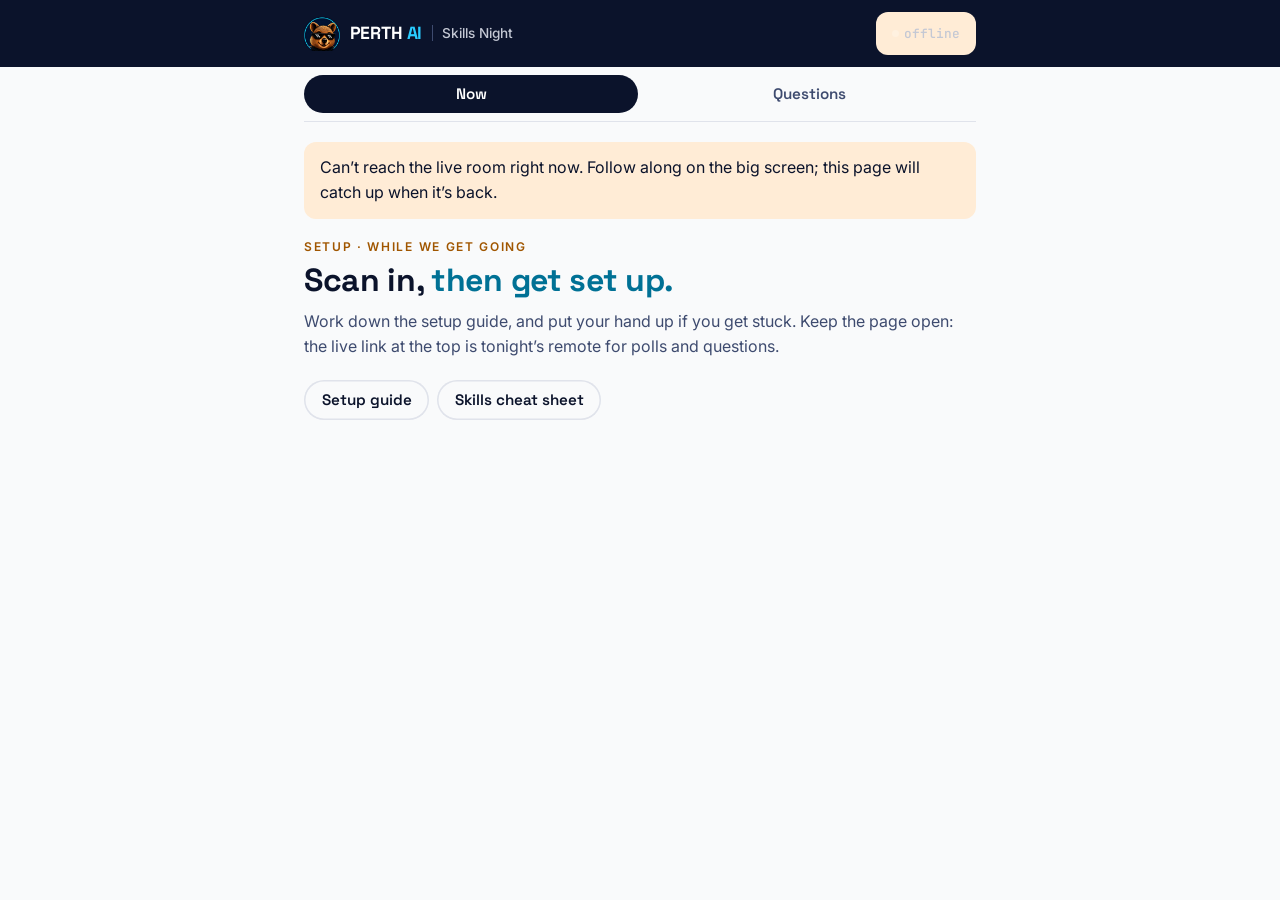
<file: docs/live/index.html>
<!doctype html>
<html lang="en">
<head>
<meta charset="utf-8">
<meta name="viewport" content="width=device-width, initial-scale=1, viewport-fit=cover">
<title>Skills Night Live</title>
<meta name="description" content="Vote, answer quick checks and ask questions at Perth AI's Skills Night.">
<meta name="theme-color" content="#0b132b">
<link rel="preconnect" href="https://fonts.googleapis.com">
<link rel="preconnect" href="https://fonts.gstatic.com" crossorigin>
<link rel="stylesheet" href="https://fonts.googleapis.com/css2?family=Space+Grotesk:wght@500;600;700&family=Inter:wght@400;500;600&family=JetBrains+Mono:wght@400;500&display=swap">
<link rel="icon" type="image/png" sizes="32x32" href="../brand/favicon-32.png">
<link rel="apple-touch-icon" href="../brand/apple-touch-icon.png">
<link rel="stylesheet" href="../style.css">
<script src="deck.js"></script>
<script src="live.js"></script>
<script src="pixel.js"></script>
<style>
/* The phone view: follows the projector, shows the current poll or quick check, and holds the questions */
body { min-height: 100dvh; overflow-x: hidden; }
.bar .wrap { flex-wrap: nowrap; }
.status { margin-left: auto; display: inline-flex; align-items: center; gap: .4em; font: 500 .8rem var(--mono); color: var(--band-muted); white-space: nowrap; }
.status::before { content: ""; width: .55em; height: .55em; border-radius: 50%; background: #ffffff40; }
.status.live::before { background: #3ddc97; }
.status.reconnecting::before, .status.connecting::before { background: var(--cta); }
.tabs { display: flex; gap: .25rem; padding-block: .5rem; position: sticky; top: 0; background: var(--paper); z-index: 2; border-bottom: 1px solid var(--line); }
.tabs button { flex: 1; font: 600 .95rem var(--display); padding: .6rem .5rem; border-radius: 999px; border: 0; background: none; color: var(--muted); cursor: pointer; }
.tabs button[aria-selected="true"] { background: var(--band); color: var(--band-ink); }
.tabs .badge { display: inline-block; min-width: 1.5em; margin-left: .3em; padding: 0 .4em; border-radius: 999px; background: var(--cta); color: var(--cta-ink); font: 600 .75rem/1.5 var(--mono); }
main { padding-block: 1.25rem 3rem; display: grid; gap: 1.25rem; }
.now { display: grid; gap: .6rem; }
.now h1 { font-size: clamp(1.5rem, 6.5vw, 2rem); }
.now h1 em { font-style: normal; color: var(--river); }
.now .sub { color: var(--muted); }
.card { background: var(--surface); border: 1px solid var(--line); border-radius: 14px; padding: 1rem; display: grid; gap: .75rem; }
.card h2 { font-size: 1.15rem; }
.opts { display: grid; gap: .5rem; }
.opt { position: relative; display: flex; justify-content: space-between; gap: .75rem; align-items: center; width: 100%; text-align: left; font: 500 1rem var(--body); color: var(--ink); background: var(--paper); border: 2px solid var(--line); border-radius: 12px; padding: .8rem 1rem; cursor: pointer; overflow: hidden; min-height: 3rem; }
.opt > * { position: relative; }
.opt .fill { position: absolute; inset: 0 auto 0 0; width: 0; background: var(--river-soft); transition: width .5s ease; }
.opt .n { font: 500 .85rem var(--mono); color: var(--muted); }
.opt[aria-pressed="true"] { border-color: var(--cta); }
.opt[aria-pressed="true"]::after { content: "✓"; position: relative; font-weight: 700; color: var(--sun); }
.opt.right { border-color: #2fb27a; }
.opt.wrong[aria-pressed="true"] { border-color: var(--alarm); }
.hint { font-size: .85rem; color: var(--muted); }
.explain pre { margin: .5rem 0 0; font: 400 .8rem/1.5 var(--mono); white-space: pre-wrap; }
.explain { background: var(--sun-soft); border-left: 4px solid var(--cta); padding: .6rem .8rem; border-radius: 0 10px 10px 0; }
.prompt-box { position: relative; }
.prompt-box pre { margin: 0; background: var(--code-bg); color: var(--code-fg); border-radius: 12px; padding: .9rem 1rem; font: 400 .85rem/1.55 var(--mono); white-space: pre-wrap; word-break: break-word; }
.prompt-box pre b { color: var(--code-label); font-weight: 500; }
.btn { display: inline-flex; align-items: center; justify-content: center; gap: .4em; font: 600 .95rem var(--display); padding: .65rem 1.1rem; border-radius: 999px; border: 0; background: var(--cta); color: var(--cta-ink); cursor: pointer; text-decoration: none; }
.btn.ghost { background: none; color: var(--ink); box-shadow: inset 0 0 0 1.5px var(--line); }
.btn:disabled { opacity: .5; cursor: default; }
.links { display: flex; flex-wrap: wrap; gap: .5rem; }
textarea, input[type=text] { width: 100%; font: 400 1rem var(--body); color: var(--ink); background: var(--paper); border: 1.5px solid var(--line); border-radius: 10px; padding: .7rem .8rem; }
textarea { min-height: 5.5rem; resize: vertical; }
.ask-row { display: flex; gap: .5rem; align-items: center; justify-content: space-between; flex-wrap: wrap; }
.ask-row input { flex: 1; min-width: 10rem; }
.qs { display: grid; gap: .5rem; }
.qitem { display: grid; grid-template-columns: auto 1fr; gap: .75rem; align-items: start; background: var(--surface); border: 1px solid var(--line); border-radius: 12px; padding: .7rem .8rem; }
.qitem.done { opacity: .55; }
.qitem small { display: block; color: var(--muted); font-size: .8rem; margin-top: .15rem; }
.up { display: grid; justify-items: center; min-width: 3rem; font: 600 .85rem var(--mono); color: var(--muted); background: var(--paper); border: 1.5px solid var(--line); border-radius: 10px; padding: .3rem .4rem; cursor: pointer; }
.up[aria-pressed="true"] { border-color: var(--cta); color: var(--sun); }
.up:disabled { cursor: default; }
.empty { color: var(--muted); }
.offline { background: var(--sun-soft); border-radius: 12px; padding: .8rem 1rem; }
.toast { position: fixed; left: 50%; bottom: max(1rem, env(safe-area-inset-bottom)); transform: translateX(-50%); background: var(--band); color: var(--band-ink); padding: .55rem 1rem; border-radius: 999px; font-size: .9rem; z-index: 9; }
.runner { position: fixed; bottom: max(8px, env(safe-area-inset-bottom)); left: 0; height: 40px; image-rendering: pixelated; z-index: 8; pointer-events: none; }
</style>
</head>
<body>
<header class="bar">
  <div class="wrap">
    <a class="logo" href="../" id="logo"><img src="../brand/perth-ai-mark.webp" alt="" width="256" height="256"><span class="word">PERTH <span>AI</span></span><span class="event">Skills Night</span></a>
    <span class="status" id="status">connecting</span>
  </div>
</header>

<div class="wrap">
  <div class="tabs" role="tablist">
    <button type="button" role="tab" id="tab-now" aria-selected="true" aria-controls="now">Now</button>
    <button type="button" role="tab" id="tab-qs" aria-selected="false" aria-controls="questions">Questions<span class="badge" id="qcount" hidden></span></button>
  </div>
</div>

<main class="wrap" id="now" role="tabpanel" aria-labelledby="tab-now">
  <p class="offline" id="offline" hidden>Can’t reach the live room right now. Follow along on the big screen; this page will catch up when it’s back.</p>
  <section class="now" id="current" aria-live="polite"></section>
  <section class="card" id="poll" hidden></section>
  <section class="prompt-box" id="prompt" hidden></section>
  <nav class="links" aria-label="Workshop pages">
    <a class="btn ghost" id="link-setup">Setup guide</a>
    <a class="btn ghost" id="link-skills">Skills cheat sheet</a>
  </nav>
</main>

<main class="wrap" id="questions" role="tabpanel" aria-labelledby="tab-qs" hidden>
  <form class="card" id="ask">
    <h2>Ask a question</h2>
    <textarea id="ask-text" maxlength="280" placeholder="What do you want to know?" required></textarea>
    <div class="ask-row">
      <input type="text" id="ask-name" maxlength="40" placeholder="Your name (optional)" autocomplete="given-name">
      <button class="btn" type="submit" id="ask-send">Ask</button>
    </div>
    <p class="hint">Vote up the questions you want answered. The top ones go on screen at Q&amp;A.</p>
  </form>
  <section class="qs" id="qs"></section>
</main>

<script>
(function () {
  var slides = DECK.slides, links = DECK.links();
  var $ = function (id) { return document.getElementById(id); };
  var state = null, mine = { votes: {}, answers: {}, upped: [], asked: [] }, live = false, shownSlide = -1;
  function esc(t) { return String(t).replace(/[&<>"']/g, function (c) { return { '&': '&amp;', '<': '&lt;', '>': '&gt;', '"': '&quot;', "'": '&#39;' }[c]; }); }
  function store(k, v) { try { if (v === undefined) return localStorage.getItem(k); localStorage.setItem(k, v); } catch (e) { return null; } }

  $('link-setup').href = links.setup;
  $('link-skills').href = links.skills;

  function toast(text) {
    var t = document.createElement('div'); t.className = 'toast'; t.textContent = text;
    document.body.appendChild(t); setTimeout(function () { t.remove(); }, 1800);
  }

  // Tabs
  function tab(which) {
    $('tab-now').setAttribute('aria-selected', String(which === 'now'));
    $('tab-qs').setAttribute('aria-selected', String(which === 'qs'));
    $('now').hidden = which !== 'now';
    $('questions').hidden = which !== 'qs';
  }
  $('tab-now').onclick = function () { tab('now'); };
  $('tab-qs').onclick = function () { tab('qs'); };

  function renderNow() {
    var i = state ? state.slide : 0, s = slides[i];
    var key = i + '|' + live;
    if (key !== shownSlide) {
      shownSlide = key;
      $('current').innerHTML = '<p class="eyebrow">' + esc(s.part) + ' · ' + s.kicker + '</p>' + ((s.poll || s.write) && live ? '' : '<h1>' + s.say + '</h1>' + (s.sub ? '<p class="sub">' + s.sub + '</p>' : ''));
      if (s.prompt) {
        $('prompt').hidden = false;
        $('prompt').innerHTML = '<pre>' + s.prompt + '</pre><p style="margin-top:.5rem"><button class="btn ghost" type="button" id="copy">Copy</button></p>';
        $('copy').onclick = function () {
          var text = $('prompt').querySelector('pre').textContent;
          (navigator.clipboard ? navigator.clipboard.writeText(text) : Promise.reject()).then(function () { toast('Copied'); }, function () { toast('Press and hold to copy'); });
        };
      } else $('prompt').hidden = true;
      if (s.link === 'issues') $('current').insertAdjacentHTML('beforeend', '<p><a class="btn ghost" href="' + links.issues + '">Open the bug reports</a></p>');
      if (s.qa) $('current').insertAdjacentHTML('beforeend', '<p><button class="btn" type="button" id="goto-qs">Ask or vote</button></p>');
      if (s.qa) $('goto-qs').onclick = function () { tab('qs'); };
      if (s.button) $('current').insertAdjacentHTML('beforeend', '<p><a class="btn" href="' + links[s.button[0]] + '" target="_blank" rel="noopener">' + esc(s.button[1]) + '</a></p>');
      if (s.egg) $('current').insertAdjacentHTML('beforeend', '<p><a class="btn ghost" href="https://perthai.org/quokka-run">Play Quokka Run while you eat</a></p>');
    }
    renderPoll(s);
  }

  // A short written answer: one per person, editable until the slide moves on
  function renderWrite(s) {
    var box = $('poll'), mineText = mine.answers[s.name] || '';
    var w = (state.walls && state.walls[s.name]) || { count: 0 };
    var hint = (mineText ? 'Sent. Edit and send again to change it. ' : 'Answers go on screen without your name. ') + w.count + (w.count === 1 ? ' answer' : ' answers') + ' so far.';
    if (box.dataset.write === s.name) { box.querySelector('.hint').textContent = hint; box.querySelector('.btn').textContent = mineText ? 'Update' : 'Send'; return; }
    box.dataset.write = s.name;
    box.innerHTML = '<h2>' + esc(s.write.q) + '</h2><textarea maxlength="200" placeholder="' + esc(s.write.placeholder || '') + '"></textarea>' +
      '<div class="ask-row"><span class="hint"></span><button class="btn" type="button"></button></div>';
    var ta = box.querySelector('textarea'); ta.value = mineText;
    box.querySelector('.hint').textContent = hint; box.querySelector('.btn').textContent = mineText ? 'Update' : 'Send';
    box.querySelector('.btn').onclick = function () {
      var text = ta.value.trim();
      if (!text) return;
      if (conn.send({ type: 'answer', poll: s.name, text: text })) { mine.answers[s.name] = text; toast('Sent'); renderWrite(s); }
      else toast('Not connected, try again in a moment');
    };
  }

  function renderPoll(s) {
    var box = $('poll');
    if (!(s.poll || s.write) || !live || !state) { box.hidden = true; box.innerHTML = ''; box.dataset.write = ''; return; }
    if (s.write) { box.hidden = false; renderWrite(s); return; }
    box.dataset.write = '';
    box.hidden = false;
    var p = s.poll, my = mine.votes[s.name] || [], quiz = p.answer !== undefined;
    var revealed = Boolean(state.reveal[s.name]);
    var t = state.tallies[s.name] || { counts: [], voters: 0 };
    var showCounts = my.length > 0 && (!quiz || revealed);
    var html = '<h2>' + esc(p.q) + '</h2>' + (p.multi ? '<p class="hint">Tick all that apply.</p>' : '') + '<div class="opts">' +
      p.options.map(function (o, n) {
        var on = my.indexOf(n) >= 0, cls = quiz && revealed ? (n === p.answer ? ' right' : ' wrong') : '';
        var count = t.counts[n] || 0, pct = Math.round(100 * count / Math.max(t.voters, 1));
        return '<button type="button" class="opt' + cls + '" data-n="' + n + '" aria-pressed="' + on + '"' + (quiz && revealed ? ' disabled' : '') + '>' +
          '<span class="fill" style="width:' + (showCounts ? pct : 0) + '%"></span><span>' + esc(o) + '</span>' + (showCounts ? '<span class="n">' + count + '</span>' : '') + '</button>';
      }).join('') + '</div>';
    if (quiz && revealed) {
      var got = my.length ? (my[0] === p.answer ? 'You got it.' : 'Not this time.') : '';
      html += '<div class="explain"><p>' + (got ? '<b>' + got + '</b> ' : '') + p.explain + '</p>' + (p.code ? '<pre>' + esc(p.code) + '</pre>' : '') + '</div>';
    } else html += '<p class="hint">' + (my.length ? 'Voted. You can change it until we move on.' : (quiz ? 'Answer, then watch the screen.' : 'Tap to vote.')) + ' ' + t.voters + ' so far.</p>';
    box.innerHTML = html;
    box.querySelectorAll('.opt').forEach(function (b) {
      b.onclick = function () {
        var n = Number(b.dataset.n), next;
        if (p.multi) next = my.indexOf(n) >= 0 ? my.filter(function (x) { return x !== n; }) : my.concat(n);
        else next = my[0] === n ? [] : [n];
        mine.votes[s.name] = next; renderPoll(s);
        if (!conn.send({ type: 'vote', poll: s.name, choices: next })) toast('Not connected, try again in a moment');
        if (navigator.vibrate) navigator.vibrate(12);
      };
    });
  }

  function renderQuestions() {
    var qs = state ? state.questions.slice() : [];
    var open = qs.filter(function (q) { return !q.done; }).length;
    $('qcount').hidden = !open; $('qcount').textContent = open;
    qs.sort(function (a, b) { return (a.done - b.done) || (b.ups - a.ups) || (b.ts - a.ts); });
    $('qs').innerHTML = qs.length ? qs.map(function (q) {
      var mineQ = mine.asked.indexOf(q.id) >= 0, up = mine.upped.indexOf(q.id) >= 0;
      return '<div class="qitem' + (q.done ? ' done' : '') + '"><button type="button" class="up" data-q="' + q.id + '" aria-pressed="' + up + '"' + (mineQ ? ' disabled title="Your question"' : '') + ' aria-label="Vote up">▲<span>' + q.ups + '</span></button>' +
        '<div>' + esc(q.text) + '<small>' + (q.name ? esc(q.name) : 'Anonymous') + (mineQ ? ' · yours' : '') + (q.done ? ' · answered' : '') + '</small></div></div>';
    }).join('') : '<p class="empty">No questions yet. Be the first.</p>';
    $('qs').querySelectorAll('.up').forEach(function (b) {
      b.onclick = function () { conn.send({ type: 'upvote', q: b.dataset.q }); };
    });
  }

  $('ask-name').value = store('sn-name') || '';
  $('ask').onsubmit = function (e) {
    e.preventDefault();
    var text = $('ask-text').value.trim();
    if (!text) return;
    store('sn-name', $('ask-name').value.trim());
    if (conn.send({ type: 'ask', text: text, name: $('ask-name').value.trim() })) { $('ask-text').value = ''; toast('Asked. Thanks!'); }
    else toast('Not connected, try again in a moment');
  };

  // Easter egg: tap the quokka five times and one runs across the bottom of your phone
  var taps = 0, tapTimer = null;
  $('logo').addEventListener('click', function (e) {
    e.preventDefault();
    taps++; clearTimeout(tapTimer);
    tapTimer = setTimeout(function () { if (taps < 5) location.href = links.setup; taps = 0; }, 600);
    if (taps >= 5) { taps = 0; clearTimeout(tapTimer); runQuokka(); }
  });
  function runQuokka() {
    var art = Pixel(), q = document.createElement('img'), start = null, frame = 0, w = innerWidth;
    q.className = 'runner'; q.alt = ''; q.src = art.run1; document.body.appendChild(q);
    function step(ts) {
      if (start === null) start = ts;
      var p = (ts - start) / 3500, x = -60 + p * (w + 120);
      if (++frame % 8 === 0) q.src = q.src === art.run1 ? art.run2 : art.run1;
      q.style.transform = 'translateX(' + x + 'px)';
      if (p < 1) requestAnimationFrame(step); else q.remove();
    }
    requestAnimationFrame(step);
  }

  var labels = { live: 'live', connecting: 'connecting', reconnecting: 'reconnecting', offline: 'offline', 'badkey-or-offline': 'offline' };
  var conn = Live({
    role: 'phone',
    onStatus: function (st) {
      live = st === 'live';
      $('status').className = 'status ' + st; $('status').textContent = labels[st] || st;
      $('offline').hidden = st !== 'offline' && st !== 'reconnecting';
      $('ask-send').disabled = !live;
      renderNow();
    },
    onState: function (st) {
      var moved = !state || st.slide !== state.slide;
      state = st; live = true;
      $('status').className = 'status live'; $('status').textContent = 'live';
      $('offline').hidden = true; $('ask-send').disabled = false;
      renderNow(); renderQuestions();
      if (moved && (slides[st.slide].poll || slides[st.slide].write) && navigator.vibrate) navigator.vibrate([20, 60, 20]);
    },
    onYou: function (m) { mine = { votes: m.votes || {}, answers: m.answers || {}, upped: m.upped || [], asked: m.asked || [] }; if (state) { renderPoll(slides[state.slide]); renderQuestions(); } }
  });
  renderNow(); renderQuestions();
})();
</script>
</body>
</html>
</file>
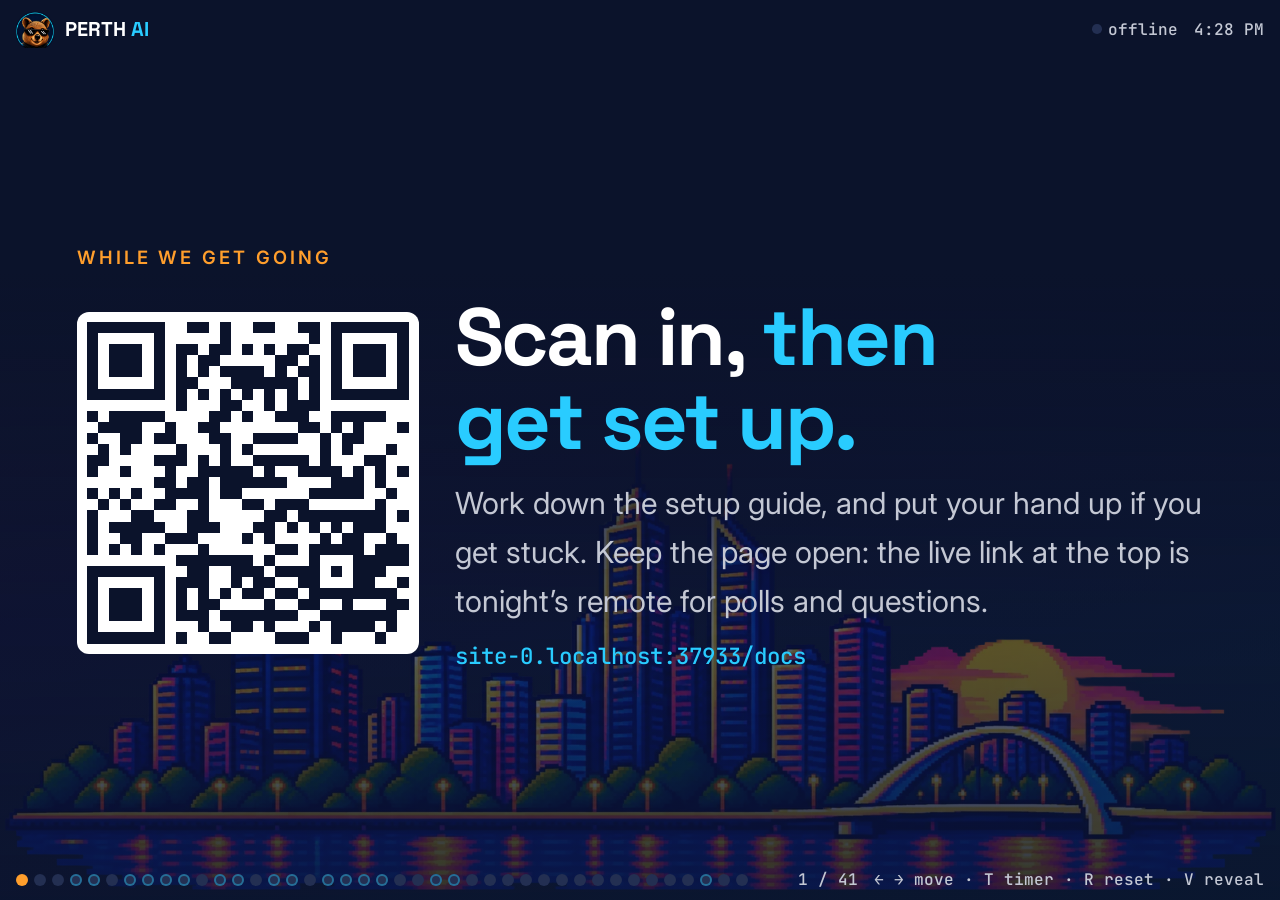
<file: docs/slides.html>
<!doctype html>
<html lang="en">
<head>
<meta charset="utf-8">
<meta name="viewport" content="width=device-width, initial-scale=1">
<title>Skills Night Slides</title>
<meta http-equiv="refresh" content="0; url=live/screen.html">
<script>location.replace('live/screen.html' + location.hash);</script>
<style>body { margin: 0; min-height: 100vh; display: grid; place-items: center; background: #0b132b; color: #fff; font: 1rem system-ui, sans-serif; } a { color: #29ccff; }</style>
</head>
<body>
<p>The slides have moved to <a href="live/screen.html">live/screen.html</a>.</p>
</body>
</html>
</file>
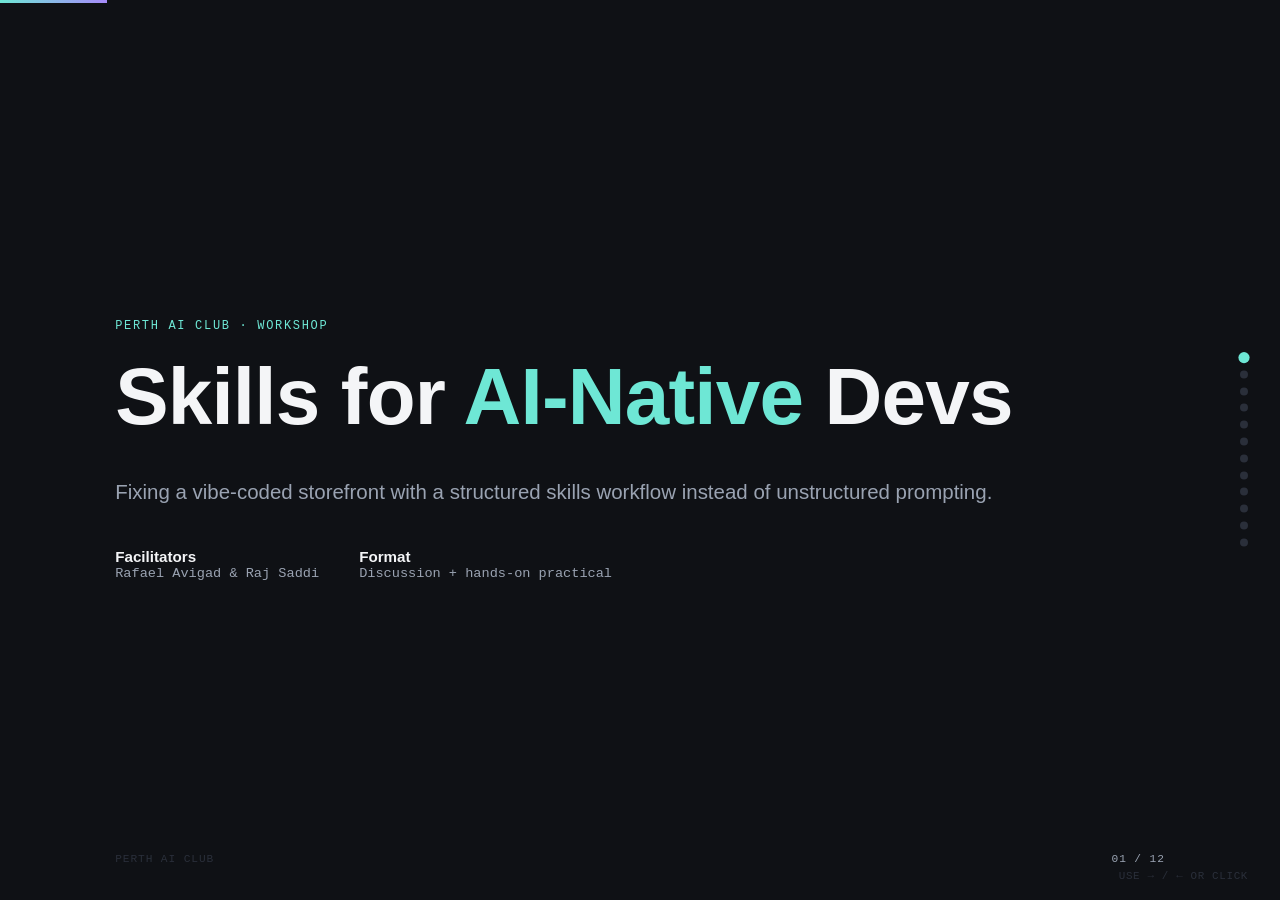
<file: workshop/presentation.html>
<!DOCTYPE html>
<html lang="en">
<head>
<meta charset="UTF-8">
<title>Skills for AI-Native Devs — Workshop</title>
<meta name="viewport" content="width=device-width, initial-scale=1.0">
<style>
  :root {
    --bg: #0f1115;
    --bg-alt: #161a21;
    --fg: #f4f5f7;
    --muted: #9aa3b2;
    --accent: #6ee7d5;
    --accent-2: #a78bfa;
    --rule: #2a2f3a;
    --mono: "SF Mono", "JetBrains Mono", Menlo, Consolas, monospace;
    --sans: -apple-system, BlinkMacSystemFont, "Segoe UI", Inter, sans-serif;
  }

  * { box-sizing: border-box; }

  html, body {
    margin: 0;
    padding: 0;
    height: 100%;
    background: var(--bg);
    color: var(--fg);
    font-family: var(--sans);
    overflow: hidden;
  }

  .deck {
    position: relative;
    width: 100vw;
    height: 100vh;
  }

  .slide {
    position: absolute;
    inset: 0;
    display: flex;
    flex-direction: column;
    justify-content: center;
    padding: 6vw 9vw;
    opacity: 0;
    transform: translateX(3%);
    pointer-events: none;
    transition: opacity 0.5s ease, transform 0.5s ease;
  }

  .slide.active {
    opacity: 1;
    transform: translateX(0);
    pointer-events: auto;
  }

  .slide.prev {
    transform: translateX(-3%);
  }

  .eyebrow {
    font-family: var(--mono);
    text-transform: uppercase;
    letter-spacing: 0.14em;
    font-size: 0.75rem;
    color: var(--accent);
    margin-bottom: 1.25rem;
  }

  h1 {
    font-size: clamp(2.2rem, 5vw, 3.6rem);
    line-height: 1.1;
    margin: 0 0 1rem 0;
    font-weight: 700;
    letter-spacing: -0.01em;
  }

  h1 .accent { color: var(--accent); }
  h1 .accent2 { color: var(--accent-2); }

  .lede {
    font-size: clamp(1.05rem, 1.6vw, 1.35rem);
    color: var(--muted);
    max-width: 46em;
    line-height: 1.5;
    margin-bottom: 0;
  }

  .grid {
    display: grid;
    gap: 1.1rem;
    margin-top: 2rem;
  }

  .grid.cols-2 { grid-template-columns: 1fr 1fr; }
  .grid.cols-3 { grid-template-columns: repeat(3, 1fr); }

  .card {
    background: var(--bg-alt);
    border: 1px solid var(--rule);
    border-radius: 10px;
    padding: 1.25rem 1.4rem;
  }

  .card h3 {
    margin: 0 0 0.4rem 0;
    font-size: 1.05rem;
    color: var(--fg);
    display: flex;
    align-items: center;
    gap: 0.5rem;
  }

  .card p {
    margin: 0;
    color: var(--muted);
    font-size: 0.92rem;
    line-height: 1.45;
  }

  .tag {
    display: inline-block;
    font-family: var(--mono);
    font-size: 0.65rem;
    letter-spacing: 0.06em;
    text-transform: uppercase;
    color: var(--bg);
    background: var(--accent);
    border-radius: 4px;
    padding: 0.15rem 0.45rem;
  }

  .tag.alt { background: var(--accent-2); }

  ol.steps {
    list-style: none;
    counter-reset: step;
    margin: 2rem 0 0 0;
    padding: 0;
    display: flex;
    flex-direction: column;
    gap: 1rem;
  }

  ol.steps li {
    counter-increment: step;
    display: flex;
    align-items: baseline;
    gap: 1rem;
    padding-bottom: 1rem;
    border-bottom: 1px solid var(--rule);
  }

  ol.steps li:last-child { border-bottom: none; }

  ol.steps li::before {
    content: counter(step);
    font-family: var(--mono);
    font-size: 1.4rem;
    color: var(--accent);
    min-width: 2.2rem;
  }

  ol.steps strong {
    display: block;
    font-size: 1.05rem;
    margin-bottom: 0.15rem;
  }

  ol.steps span {
    color: var(--muted);
    font-size: 0.92rem;
  }

  .quote {
    font-size: clamp(1.4rem, 3vw, 2rem);
    line-height: 1.4;
    font-weight: 500;
    max-width: 40em;
  }

  .footer-meta {
    position: absolute;
    bottom: 2.2rem;
    left: 9vw;
    right: 9vw;
    display: flex;
    justify-content: space-between;
    font-family: var(--mono);
    font-size: 0.7rem;
    letter-spacing: 0.08em;
    text-transform: uppercase;
    color: var(--rule);
  }

  .title-slide h1 {
    font-size: clamp(2.8rem, 7vw, 5rem);
  }

  .title-meta {
    margin-top: 2.5rem;
    display: flex;
    gap: 2.5rem;
    font-family: var(--mono);
    font-size: 0.85rem;
    color: var(--muted);
  }

  .title-meta div strong {
    display: block;
    color: var(--fg);
    font-family: var(--sans);
    font-size: 0.95rem;
    margin-bottom: 0.1rem;
  }

  .progress {
    position: fixed;
    top: 0;
    left: 0;
    height: 3px;
    background: linear-gradient(90deg, var(--accent), var(--accent-2));
    transition: width 0.4s ease;
    z-index: 10;
  }

  .nav-dots {
    position: fixed;
    right: 2rem;
    top: 50%;
    transform: translateY(-50%);
    display: flex;
    flex-direction: column;
    gap: 0.55rem;
    z-index: 10;
  }

  .nav-dots button {
    width: 8px;
    height: 8px;
    border-radius: 50%;
    border: none;
    background: var(--rule);
    cursor: pointer;
    padding: 0;
    transition: background 0.25s ease, transform 0.25s ease;
  }

  .nav-dots button.active {
    background: var(--accent);
    transform: scale(1.4);
  }

  .hint {
    position: fixed;
    bottom: 1.1rem;
    right: 2rem;
    font-family: var(--mono);
    font-size: 0.68rem;
    color: var(--rule);
    letter-spacing: 0.06em;
    text-transform: uppercase;
  }

  .slide-number {
    font-family: var(--mono);
    color: var(--muted);
  }
</style>
</head>
<body>

<div class="progress" id="progress"></div>
<div class="nav-dots" id="dots"></div>
<div class="hint">Use → / ← or click</div>

<div class="deck" id="deck">

  <!-- 1: Title -->
  <section class="slide title-slide">
    <div class="eyebrow">Perth AI Club · Workshop</div>
    <h1>Skills for <span class="accent">AI-Native</span> Devs</h1>
    <p class="lede">Fixing a vibe-coded storefront with a structured skills workflow instead of unstructured prompting.</p>
    <div class="title-meta">
      <div><strong>Facilitators</strong>Rafael Avigad &amp; Raj Saddi</div>
      <div><strong>Format</strong>Discussion + hands-on practical</div>
    </div>
    <div class="footer-meta"><span>Perth AI Club</span><span class="slide-number">01 / 12</span></div>
  </section>

  <!-- 2: Warm-up -->
  <section class="slide">
    <div class="eyebrow">Warm-up</div>
    <h1>Where's the room at with AI coding?</h1>
    <p class="lede">A quick live poll before we start — experience with AI coding tools, agents, and skills, plus any concerns.</p>
    <div class="grid cols-3">
      <div class="card"><h3>Experience</h3><p>Who's used an AI coding agent day-to-day vs. only occasionally?</p></div>
      <div class="card"><h3>Agents</h3><p>Comfort delegating multi-step work vs. reviewing every suggestion.</p></div>
      <div class="card"><h3>Concerns</h3><p>What worries people most — correctness, control, or scope creep?</p></div>
    </div>
    <div class="footer-meta"><span>Warm-up</span><span class="slide-number">02 / 12</span></div>
  </section>

  <!-- 3: Scenario -->
  <section class="slide">
    <div class="eyebrow">The Scenario</div>
    <h1>A client, a legacy shop, and a vibe-coded rewrite</h1>
    <p class="lede">A decade-old C# online store, run by commercial people, not engineers. They'd heard about vibe coding, knew a bit of Python, and used it to build a modern alternative.</p>
    <div class="grid cols-2" style="margin-top:2.5rem;">
      <div class="card"><h3>🟢 It mostly works</h3><p>Catalog, basket, checkout, and orders all function — the styling investment is real and worth keeping.</p></div>
      <div class="card"><h3>🔴 But it's buggy</h3><p>They won't rewrite from scratch. They've hired us to fix what's broken and set up guardrails for next time.</p></div>
    </div>
    <div class="footer-meta"><span>Scenario</span><span class="slide-number">03 / 12</span></div>
  </section>

  <!-- 4: Retro -->
  <section class="slide">
    <div class="eyebrow">Discussion</div>
    <h1>What do you think went wrong?</h1>
    <p class="quote">Before we introduce any tooling — <span class="accent">why</span> does vibe-coded software end up like this, and how would <em>you</em> have approached it differently?</p>
    <div class="footer-meta"><span>Retro</span><span class="slide-number">04 / 12</span></div>
  </section>

  <!-- 5: Skills intro -->
  <section class="slide">
    <div class="eyebrow">Introducing the Approach</div>
    <h1>Matt Pocock's skills for Claude Code</h1>
    <p class="lede">Structured, reusable workflows that sit on top of the model — designed to catch exactly the failure modes we just talked about.</p>
    <div class="grid cols-2" style="margin-top:2.5rem;">
      <div class="card"><h3><span class="tag">Helps</span></h3><p>Forces understanding before code, gives review a fixed point to check against, and turns "vibing" into a repeatable process.</p></div>
      <div class="card"><h3><span class="tag alt">Gaps</span></h3><p>Doesn't replace judgement about scope, and a skill is only as good as the person choosing when to invoke it.</p></div>
    </div>
    <div class="footer-meta"><span>Skills</span><span class="slide-number">05 / 12</span></div>
  </section>

  <!-- 6: Skill shortlist -->
  <section class="slide">
    <div class="eyebrow">Today's Shortlist</div>
    <h1>Go deep on a few, not a tour of nineteen</h1>
    <p class="lede">One routing skill, one mandatory skill, and two or three more picked to match today's workflow.</p>
    <div class="grid cols-3" style="margin-top:2rem;">
      <div class="card"><h3>Ask Matt</h3><p>Routes you to whichever skill fits your situation.</p></div>
      <div class="card"><h3>Grill with Docs <span class="tag">Mandatory</span></h3><p>A relentless interview that sharpens a plan and produces real artifacts — ADRs, a glossary — as it goes.</p></div>
      <div class="card"><h3>Pick 2–3 more</h3><p>Triage · Wayfinder · Code Review · Implement · Prototype</p></div>
    </div>
    <div class="footer-meta"><span>Skills</span><span class="slide-number">06 / 12</span></div>
  </section>

  <!-- 7: Practical intro -->
  <section class="slide">
    <div class="eyebrow">Practical Component</div>
    <h1>From here, we build</h1>
    <p class="lede">Four steps: set up the skills, triage a bug, implement the fix, and reflect on what changed.</p>
    <ol class="steps" style="margin-top:2rem;">
      <li><div><strong>Set up</strong><span>Install the skills we just picked</span></div></li>
      <li><div><strong>Triage</strong><span>Pick a bug and work it through a triage skill</span></div></li>
      <li><div><strong>Implement</strong><span>Fix it and push the change to a branch</span></div></li>
      <li><div><strong>Reflect</strong><span>Discuss what the skills did and didn't catch</span></div></li>
    </ol>
    <div class="footer-meta"><span>Practical</span><span class="slide-number">07 / 12</span></div>
  </section>

  <!-- 8: Step 1 -->
  <section class="slide">
    <div class="eyebrow">Step 1</div>
    <h1>Set up the skills</h1>
    <p class="lede">Install what you picked — then write down what setup actually did. We're not just vibing this part either.</p>
    <div class="grid cols-2" style="margin-top:2.5rem;">
      <div class="card"><h3>Read the TOML header</h3><p>Open a couple of skills together — the header is what loads first, before the full instructions.</p></div>
      <div class="card"><h3>Manual, not automatic</h3><p>Skills run when invoked, by you or the model — they augment the model, they don't replace it.</p></div>
    </div>
    <div class="footer-meta"><span>Step 1 · Setup</span><span class="slide-number">08 / 12</span></div>
  </section>

  <!-- 9: Step 2 -->
  <section class="slide">
    <div class="eyebrow">Step 2</div>
    <h1>Triage a bug</h1>
    <p class="lede">Pick a bug from the storefront and run it through a triage skill.</p>
    <p class="quote" style="margin-top:2rem; font-size:1.5rem;">Discussion: how does this workflow hold up when it's <span class="accent2">one bug</span> vs. a whole backlog?</p>
    <div class="footer-meta"><span>Step 2 · Triage</span><span class="slide-number">09 / 12</span></div>
  </section>

  <!-- 10: Step 3 -->
  <section class="slide">
    <div class="eyebrow">Step 3</div>
    <h1>Implement the fix</h1>
    <p class="lede">Build the fix using the skills you set up, then push it to a branch for review.</p>
    <div class="footer-meta"><span>Step 3 · Implement</span><span class="slide-number">10 / 12</span></div>
  </section>

  <!-- 11: Step 4 -->
  <section class="slide">
    <div class="eyebrow">Step 4</div>
    <h1>Discuss and reflect</h1>
    <p class="lede">What did the skills catch that plain prompting wouldn't have? Where did they slow you down or get in the way? What would you change about your setup going forward?</p>
    <div class="footer-meta"><span>Step 4 · Reflect</span><span class="slide-number">11 / 12</span></div>
  </section>

  <!-- 12: Beyond today -->
  <section class="slide">
    <div class="eyebrow">Beyond Today</div>
    <h1>Keep exploring</h1>
    <p class="lede">We only went deep on a handful. Worth trying next on your own:</p>
    <div class="grid cols-3" style="margin-top:2rem;">
      <div class="card"><h3>Grill with Docs</h3><p>The wider family beyond today's mandatory pass.</p></div>
      <div class="card"><h3>Teach</h3><p>Turns a codebase walkthrough into a guided lesson.</p></div>
      <div class="card"><h3>Wayfinder</h3><p>Plans work too big for one session as a shared map of tickets.</p></div>
    </div>
    <div class="footer-meta"><span>Thank you</span><span class="slide-number">12 / 12</span></div>
  </section>

</div>

<script>
  const slides = Array.from(document.querySelectorAll('.slide'));
  const dotsEl = document.getElementById('dots');
  const progressEl = document.getElementById('progress');
  let current = 0;

  slides.forEach((_, i) => {
    const b = document.createElement('button');
    b.addEventListener('click', () => goTo(i));
    dotsEl.appendChild(b);
  });
  const dots = Array.from(dotsEl.children);

  function render() {
    slides.forEach((s, i) => {
      s.classList.toggle('active', i === current);
      s.classList.toggle('prev', i < current);
    });
    dots.forEach((d, i) => d.classList.toggle('active', i === current));
    progressEl.style.width = ((current + 1) / slides.length * 100) + '%';
  }

  function goTo(i) {
    current = Math.max(0, Math.min(slides.length - 1, i));
    render();
  }

  window.addEventListener('keydown', (e) => {
    if (['ArrowRight', 'PageDown', ' '].includes(e.key)) goTo(current + 1);
    if (['ArrowLeft', 'PageUp'].includes(e.key)) goTo(current - 1);
  });

  let touchStartX = null;
  window.addEventListener('touchstart', (e) => { touchStartX = e.touches[0].clientX; });
  window.addEventListener('touchend', (e) => {
    if (touchStartX === null) return;
    const dx = e.changedTouches[0].clientX - touchStartX;
    if (dx > 50) goTo(current - 1);
    if (dx < -50) goTo(current + 1);
    touchStartX = null;
  });

  render();
</script>

</body>
</html>
</file>
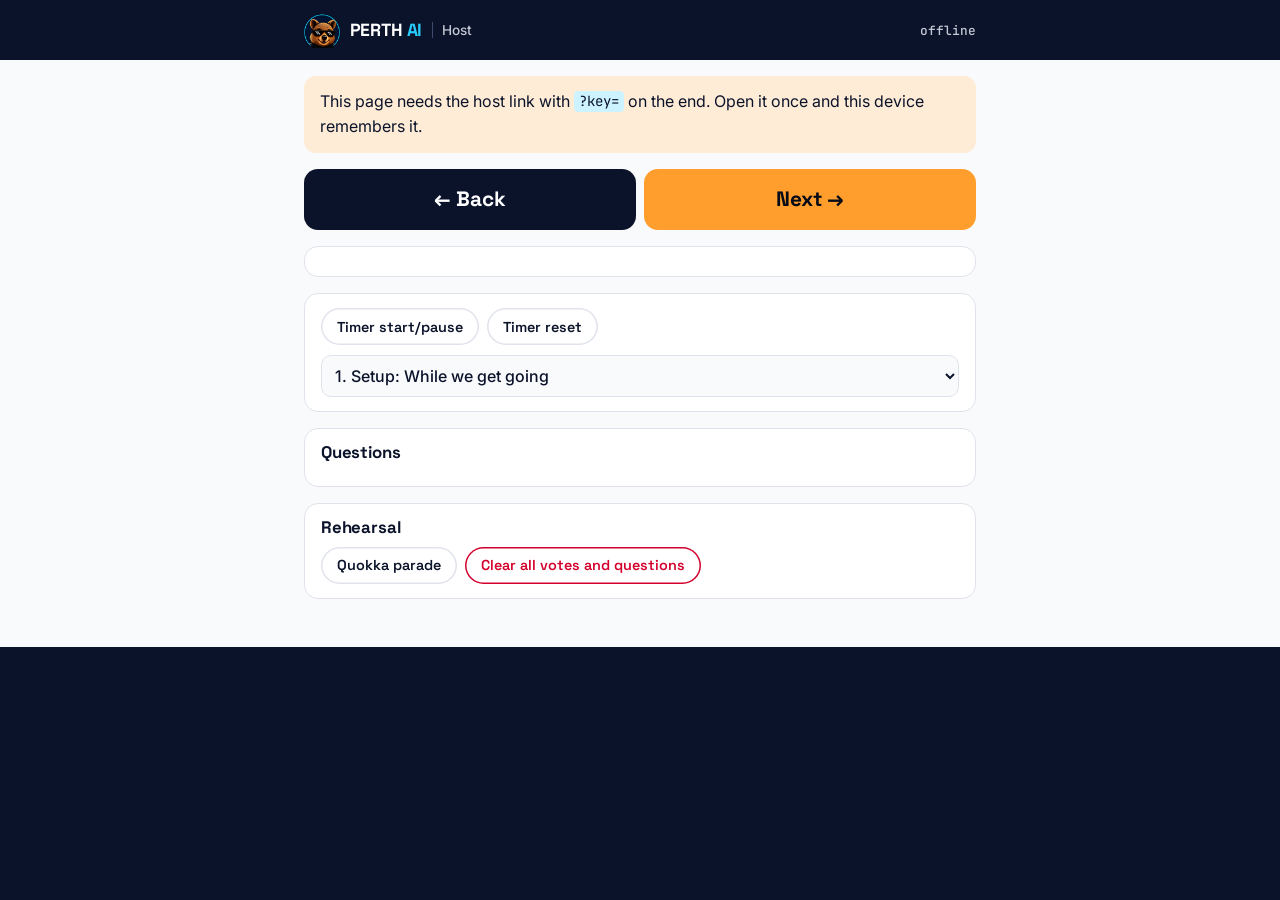
<file: docs/live/host.html>
<!doctype html>
<html lang="en">
<head>
<meta charset="utf-8">
<meta name="viewport" content="width=device-width, initial-scale=1, viewport-fit=cover">
<title>Skills Night Host</title>
<meta name="robots" content="noindex">
<meta name="theme-color" content="#0b132b">
<link rel="preconnect" href="https://fonts.googleapis.com">
<link rel="preconnect" href="https://fonts.gstatic.com" crossorigin>
<link rel="stylesheet" href="https://fonts.googleapis.com/css2?family=Space+Grotesk:wght@500;600;700&family=Inter:wght@400;500;600&family=JetBrains+Mono:wght@400;500&display=swap">
<link rel="icon" type="image/png" sizes="32x32" href="../brand/favicon-32.png">
<link rel="stylesheet" href="../style.css">
<script src="deck.js"></script>
<script src="live.js"></script>
<style>
/* The host remote: drive the projector from a phone or tablet, reveal answers and look after the questions */
main { padding-block: 1rem 3rem; display: grid; gap: 1rem; }
.status { margin-left: auto; font: 500 .8rem var(--mono); color: var(--band-muted); }
.status.live { color: #3ddc97; }
.nav { display: grid; grid-template-columns: 1fr 1fr; gap: .5rem; }
.nav button { font: 700 1.3rem var(--display); padding: 1.1rem; border-radius: 14px; border: 0; cursor: pointer; background: var(--band); color: var(--band-ink); }
.nav button.next { background: var(--cta); color: var(--cta-ink); }
.card { background: var(--surface); border: 1px solid var(--line); border-radius: 14px; padding: .9rem 1rem; display: grid; gap: .6rem; }
.card h2 { font-size: 1.05rem; }
.now b { font-family: var(--display); font-size: 1.2rem; }
.now em { font-style: normal; color: var(--river); }
.row { display: flex; gap: .5rem; flex-wrap: wrap; }
.btn { font: 600 .9rem var(--display); padding: .6rem 1rem; border-radius: 999px; border: 0; cursor: pointer; background: var(--cta); color: var(--cta-ink); }
.btn.ghost { background: none; color: var(--ink); box-shadow: inset 0 0 0 1.5px var(--line); }
.btn.danger { background: none; color: var(--alarm); box-shadow: inset 0 0 0 1.5px var(--alarm); }
.tally { display: grid; grid-template-columns: 1fr auto; gap: .2rem 1rem; font-size: .95rem; }
.tally span:nth-child(even) { font-family: var(--mono); color: var(--river); text-align: right; }
.tally .right { color: var(--sun); font-weight: 600; }
select { font: 500 1rem var(--body); padding: .55rem; border-radius: 10px; border: 1.5px solid var(--line); background: var(--paper); color: var(--ink); width: 100%; }
.q { display: grid; gap: .35rem; padding: .6rem 0; border-top: 1px solid var(--line); }
.q:first-of-type { border-top: 0; }
.q small { color: var(--muted); }
.q.done, .q.hidden { opacity: .55; }
.nokey { background: var(--sun-soft); padding: .8rem 1rem; border-radius: 12px; }
</style>
</head>
<body>
<header class="bar">
  <div class="wrap">
    <span class="logo"><img src="../brand/perth-ai-mark.webp" alt="" width="256" height="256"><span class="word">PERTH <span>AI</span></span><span class="event">Host</span></span>
    <span class="status" id="status">connecting</span>
  </div>
</header>
<main class="wrap">
  <p class="nokey" id="nokey" hidden>This page needs the host link with <code>?key=</code> on the end. Open it once and this device remembers it.</p>
  <div class="nav">
    <button type="button" id="prev">← Back</button>
    <button type="button" class="next" id="next">Next →</button>
  </div>
  <section class="card now" id="now"></section>
  <section class="card">
    <div class="row">
      <button class="btn ghost" type="button" data-cmd="timer">Timer start/pause</button>
      <button class="btn ghost" type="button" data-cmd="reset">Timer reset</button>
    </div>
    <select id="jump" aria-label="Jump to slide"></select>
  </section>
  <section class="card" id="poll" hidden></section>
  <section class="card">
    <h2 id="qhead">Questions</h2>
    <div id="qs"></div>
  </section>
  <section class="card">
    <h2>Rehearsal</h2>
    <div class="row">
      <button class="btn ghost" type="button" data-cmd="parade">Quokka parade</button>
      <button class="btn danger" type="button" id="reset">Clear all votes and questions</button>
    </div>
  </section>
</main>
<script>
(function () {
  var slides = DECK.slides, state = null;
  var $ = function (id) { return document.getElementById(id); };
  function esc(t) { return String(t).replace(/[&<>"']/g, function (c) { return { '&': '&amp;', '<': '&lt;', '>': '&gt;', '"': '&quot;', "'": '&#39;' }[c]; }); }

  slides.forEach(function (s, i) { var o = document.createElement('option'); o.value = i; o.textContent = (i + 1) + '. ' + s.part + ': ' + s.kicker + (s.poll || s.write ? ' ●' : ''); $('jump').appendChild(o); });

  function go(i) { conn.send({ type: 'goto', slide: Math.max(0, Math.min(slides.length - 1, i)) }); }
  $('prev').onclick = function () { if (state) go(state.slide - 1); };
  $('next').onclick = function () { if (state) go(state.slide + 1); };
  $('jump').onchange = function () { go(Number(this.value)); };
  document.querySelectorAll('[data-cmd]').forEach(function (b) { b.onclick = function () { conn.send({ type: 'cmd', cmd: b.dataset.cmd }); }; });
  $('reset').onclick = function () {
    if (confirm('Clear every vote and question? Do this after rehearsal, not during the night.')) conn.send({ type: 'resetAll' });
  };

  function render() {
    var s = slides[state.slide], next = slides[state.slide + 1];
    $('jump').value = state.slide;
    $('now').innerHTML = '<small class="eyebrow">' + (state.slide + 1) + ' / ' + slides.length + ' · ' + esc(s.part) + '</small><b>' + s.say + '</b>' +
      (s.minutes ? '<small>' + s.minutes + ' min planned</small>' : '') + (next ? '<small class="muted">Next: ' + next.kicker + '</small>' : '');
    var box = $('poll');
    if (s.poll) {
      var t = state.tallies[s.name] || { counts: [], voters: 0 }, quiz = s.poll.answer !== undefined;
      box.hidden = false;
      box.innerHTML = '<h2>' + esc(s.poll.q) + '</h2><div class="tally">' + s.poll.options.map(function (o, i) {
        return '<span class="' + (quiz && i === s.poll.answer ? 'right' : '') + '">' + esc(o) + '</span><span>' + (t.counts[i] || 0) + '</span>';
      }).join('') + '</div><small class="muted">' + t.voters + ' voted · ' + state.online + ' phones connected</small><div class="row">' +
        (quiz ? '<button class="btn" type="button" id="reveal">' + (state.reveal[s.name] ? 'Hide answer' : 'Reveal answer') + '</button>' : '') +
        '<button class="btn ghost" type="button" id="clear">Clear this poll</button></div>';
      if (quiz) $('reveal').onclick = function () { conn.send({ type: 'reveal', poll: s.name }); };
      $('clear').onclick = function () { if (confirm('Clear the votes on this poll?')) conn.send({ type: 'clearPoll', poll: s.name }); };
    } else if (s.write) {
      var w = (state.walls && state.walls[s.name]) || { count: 0, items: [] };
      box.hidden = false;
      box.innerHTML = '<h2>' + esc(s.write.q) + '</h2><small class="muted">' + w.count + ' on screen · newest first · hide anything that shouldn’t be up</small>' +
        (w.items.length ? w.items.map(function (a) {
          return '<div class="q' + (a.hidden ? ' hidden' : '') + '"><span>' + esc(a.text) + '</span><div class="row"><button class="btn ghost" type="button" data-a="' + a.id + '">' + (a.hidden ? 'Show' : 'Hide') + '</button></div></div>';
        }).join('') : '<small class="muted">No answers yet.</small>') +
        '<div class="row"><button class="btn ghost" type="button" id="clear">Clear these answers</button></div>';
      box.querySelectorAll('[data-a]').forEach(function (b) { b.onclick = function () { conn.send({ type: 'hideAnswer', poll: s.name, a: b.dataset.a }); }; });
      $('clear').onclick = function () { if (confirm('Clear the answers on this slide?')) conn.send({ type: 'clearPoll', poll: s.name }); };
    } else box.hidden = true;

    var qs = state.questions.concat(state.hidden || []).sort(function (a, b) { return (a.done - b.done) || (b.ups - a.ups) || (a.ts - b.ts); });
    $('qhead').textContent = 'Questions (' + state.questions.filter(function (q) { return !q.done; }).length + ' open)';
    $('qs').innerHTML = qs.length ? qs.map(function (q) {
      return '<div class="q' + (q.done ? ' done' : '') + (q.hidden ? ' hidden' : '') + '"><span>▲ ' + q.ups + ' · ' + esc(q.text) + '</span><small>' + (q.name ? esc(q.name) : 'Anonymous') + (q.hidden ? ' · hidden' : '') + '</small><div class="row">' +
        '<button class="btn ghost" type="button" data-q="' + q.id + '" data-a="done">' + (q.done ? 'Reopen' : 'Answered') + '</button>' +
        '<button class="btn ghost" type="button" data-q="' + q.id + '" data-a="hide">' + (q.hidden ? 'Show' : 'Hide') + '</button></div></div>';
    }).join('') : '<small class="muted">None yet.</small>';
    $('qs').querySelectorAll('[data-q]').forEach(function (b) { b.onclick = function () { conn.send({ type: 'question', q: b.dataset.q, action: b.dataset.a }); }; });
  }

  var conn = Live({
    role: 'host', wantsKey: true,
    onStatus: function (st) { $('status').className = 'status ' + st; $('status').textContent = st === 'badkey-or-offline' ? 'wrong key or offline' : st; },
    onState: function (st, host) {
      state = st;
      $('status').className = 'status live'; $('status').textContent = host ? 'live · ' + st.online + ' phones' : 'live · not host';
      render();
    }
  });
  $('nokey').hidden = conn.hasKey;
})();
</script>
</body>
</html>
</file>
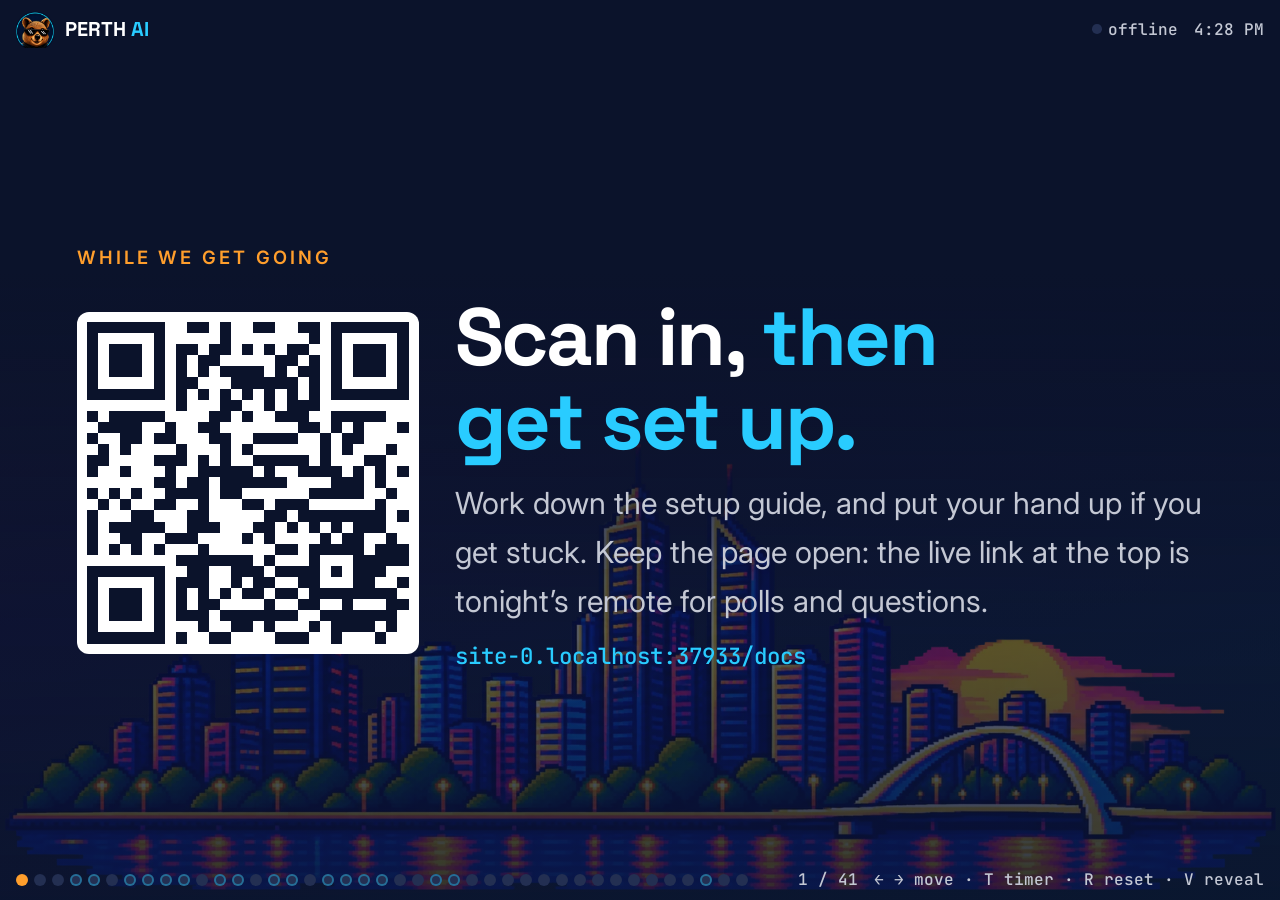
<file: docs/live/screen.html>
<!doctype html>
<html lang="en">
<head>
<meta charset="utf-8">
<meta name="viewport" content="width=device-width, initial-scale=1, viewport-fit=cover">
<title>Skills Night Screen</title>
<meta name="claude:viewport-fit-sides" content="cover">
<link rel="preconnect" href="https://fonts.googleapis.com">
<link rel="preconnect" href="https://fonts.gstatic.com" crossorigin>
<link rel="stylesheet" href="https://fonts.googleapis.com/css2?family=Space+Grotesk:wght@500;600;700&family=Inter:wght@400;500;600&family=JetBrains+Mono:wght@400;500&display=swap">
<link rel="icon" type="image/png" sizes="32x32" href="../brand/favicon-32.png">
<link rel="stylesheet" href="../style.css">
<script src="../qrcode.js"></script>
<script src="deck.js"></script>
<script src="live.js"></script>
<script src="pixel.js"></script>
<style>
/* The projector view. Same look as slides.html: one slide fills whatever box it gets, navy in every theme.
   Poll slides split into the question and its live results. */
:root:root:root {
  --paper: #0b132b; --surface: #141f3d; --ink: #ffffff; --muted: #c4c8d4; --line: #232f52;
  --river: #29ccff; --river-soft: #10294a; --sun: #ff9e2c; --sun-soft: #33240f; --alarm: #ff6b8a;
  --code-bg: #050a17; --band: #0b132b; --hallucination: #b28fef;
  color-scheme: dark;
}
html, body { height: 100%; }
body { overflow: hidden; background: var(--paper); }
.deck { position: fixed; inset: 0; container-type: size; display: grid; grid-template-rows: auto 1fr auto; }
.deck::before { content: ""; position: absolute; inset: 0; background: radial-gradient(60% 50% at 100% 0%, #ff9e2c26, transparent 70%), linear-gradient(160deg, #ff6b8a1f, #6924e01a 45%, #009bcc26); pointer-events: none; }
.deck > * { position: relative; }
.skyline { position: absolute; left: 0; right: 0; bottom: 0; width: 100%; height: auto; max-width: none; pointer-events: none; opacity: 0; transition: opacity .4s; }
.deck > .top, .deck > .stage, .deck > .bottom { z-index: 1; }
.deck.scenic .skyline { opacity: .85; }
.fade { position: absolute; inset: 0; background: linear-gradient(to bottom, #0b132b 30%, #0b132b99 70%, #0b132bcc); pointer-events: none; opacity: 0; transition: opacity .4s; }
.deck.scenic .fade { opacity: 1; }

.top, .bottom { display: flex; align-items: center; gap: 1rem; padding-block: max(10px, env(safe-area-inset-top, 0px)) 10px; padding-left: max(16px, env(safe-area-inset-left, 0px)); padding-right: max(16px, env(safe-area-inset-right, 0px)); font: 500 clamp(.75rem, 2.2cqmin, 1rem) var(--mono); color: var(--muted); }
.bottom { padding-block: 10px max(10px, env(safe-area-inset-bottom, 0px)); }
.top .where { flex: 1; min-width: 0; display: flex; }
.top .logo { display: flex; align-items: center; gap: .55em; color: var(--ink); text-decoration: none; font: 700 clamp(.9rem, 2.6cqmin, 1.25rem) var(--display); }
.top .logo img { width: 1.9em; height: 1.9em; }
.top .logo span span { color: var(--river); }
.status { display: inline-flex; align-items: center; gap: .4em; }
.status::before { content: ""; width: .6em; height: .6em; border-radius: 50%; background: var(--line); }
.status.live::before { background: #3ddc97; }
.status.reconnecting::before { background: var(--sun); }
.status.host { color: var(--sun); }

.timer { font: 600 clamp(1rem, 4.5cqmin, 2.2rem) var(--mono); font-variant-numeric: tabular-nums; border: 2px solid var(--line); background: var(--surface); color: var(--ink); border-radius: 10px; padding: .15em .55em; cursor: pointer; }
.timer.running { border-color: var(--river); color: var(--river); }
.timer.low { border-color: var(--sun); color: var(--sun); }
.timer.over { border-color: var(--alarm); color: var(--alarm); }

.stage { position: relative; overflow: hidden; }
.slide { position: absolute; inset: 0; display: none; align-content: center; gap: clamp(.8rem, 3cqmin, 2rem); padding-block: 2cqh; padding-left: max(6cqw, env(safe-area-inset-left, 0px)); padding-right: max(6cqw, env(safe-area-inset-right, 0px)); overflow-y: auto; }
.slide.on { display: grid; }
@media (prefers-reduced-motion: no-preference) { .slide.on { animation: rise .35s ease-out; } }
@keyframes rise { from { transform: translateY(12px); opacity: .4; } to { transform: none; opacity: 1; } }
.slide.poll { grid-template-columns: minmax(0, 1fr) minmax(0, 1.1fr); align-items: center; column-gap: 5cqw; }
.slide.poll > .main { display: grid; gap: clamp(.8rem, 3cqmin, 2rem); align-content: center; min-width: 0; }
.slide.poll .say { font-size: clamp(1.8rem, 7cqmin, 4.6rem); }
@container (max-aspect-ratio: 1/1) { .slide.poll { grid-template-columns: 1fr; } }

.kicker { font: 600 clamp(.8rem, 2.4cqmin, 1.15rem) var(--body); letter-spacing: .16em; text-transform: uppercase; color: var(--sun); }
.say { font: 700 clamp(2rem, 9cqmin, 6rem)/1.04 var(--display); letter-spacing: -.03em; text-wrap: balance; }
.say em { font-style: normal; color: var(--river); }
.sub { font-size: clamp(1rem, 3.4cqmin, 1.9rem); color: var(--muted); max-width: 34em; text-wrap: pretty; }
.sub b { color: var(--ink); }
.prompt { background: var(--code-bg); color: var(--code-fg); border: 1px solid var(--line); border-radius: 12px; padding: .8em 1em; font: 400 clamp(.85rem, 2.7cqmin, 1.45rem)/1.5 var(--mono); max-width: 46em; white-space: pre-wrap; }
.prompt b { color: #5cd8ff; font-weight: 500; }

.flow { list-style: none; margin: 0; padding: 0; counter-reset: f; display: grid; gap: .45em; font-size: clamp(.95rem, 3.1cqmin, 1.7rem); }
.flow li { counter-increment: f; display: grid; grid-template-columns: 1.7em auto 1fr; align-items: baseline; gap: .7em; }
.flow li::before { content: counter(f); font: 700 .8em var(--display); width: 1.9em; height: 1.9em; border-radius: 50%; display: grid; place-items: center; background: var(--cta); color: var(--cta-ink); align-self: center; }
.flow code { font: 500 1em var(--mono); color: var(--river); background: none; padding: 0; }
.flow span { color: var(--muted); }
@container (max-width: 34rem) { .flow li { grid-template-columns: 1.7em 1fr; } .flow span { grid-column: 2; } }

.split { display: grid; grid-template-columns: auto 1fr; gap: 4cqmin; align-items: center; }
.split > div:last-child { display: grid; gap: 1rem; min-width: 0; }
@container (max-aspect-ratio: 1/1) { .split { grid-template-columns: 1fr; } }
.qr { width: clamp(9rem, 38cqmin, 22rem); aspect-ratio: 1; max-width: 100%; background: #ffffff; padding: 3%; border-radius: 12px; }
.qr svg { display: block; width: 100%; height: 100%; }
.url { font: 500 clamp(.85rem, 2.8cqmin, 1.4rem) var(--mono); color: var(--river); word-break: break-all; }

.tiers, .agenda { display: grid; gap: .5em; font-size: clamp(1rem, 3.2cqmin, 1.8rem); }
.tiers div, .agenda div { display: grid; grid-template-columns: 5.5em 1fr auto; gap: 1em; padding: .45em .8em; border-radius: 10px; background: var(--surface); border: 1px solid var(--line); align-items: baseline; }
.tiers b, .agenda b { font-family: var(--display); }
.tiers span:last-child { font-family: var(--mono); color: var(--river); white-space: nowrap; }
.agenda span:first-child { font-family: var(--mono); color: var(--sun); }
.agenda span:last-child { color: var(--muted); }
.agenda { max-width: 40em; }
@container (max-width: 34rem) { .tiers div { grid-template-columns: 1fr auto; } .tiers div span:nth-child(2) { display: none; } }

.cards { display: grid; grid-template-columns: 1fr 1fr; gap: 1em; font-size: clamp(.95rem, 2.9cqmin, 1.6rem); max-width: 50em; }
.cards div { background: var(--surface); border: 1px solid var(--line); border-radius: 12px; padding: .8em 1em; display: grid; gap: .3em; }
.cards b { font-family: var(--display); color: var(--sun); }
.chips { display: flex; flex-wrap: wrap; gap: .5em; font: 500 clamp(.8rem, 2.4cqmin, 1.25rem) var(--mono); }
.chips span { padding: .25em .7em; border-radius: 999px; border: 1px solid var(--line); background: var(--surface); color: var(--river); }

/* Live results */
.results { display: grid; gap: clamp(.4rem, 1.4cqmin, .9rem); font-size: clamp(.95rem, 2.9cqmin, 1.7rem); min-width: 0; }
.results .q { font: 600 1em/1.3 var(--display); color: var(--muted); }
.bar-row { position: relative; display: grid; grid-template-columns: 1fr auto; gap: 1em; padding: .45em .8em; border-radius: 10px; background: var(--surface); border: 1px solid var(--line); overflow: hidden; }
.bar-row > * { position: relative; }
.bar-row .fill { position: absolute; inset: 0 auto 0 0; width: 0; background: #29ccff38; transition: width .6s cubic-bezier(.2, .8, .2, 1); }
.bar-row.lead .fill { background: #ff9e2c55; }
.bar-row .n { font-family: var(--mono); color: var(--river); font-variant-numeric: tabular-nums; }
.bar-row.right { border-color: var(--sun); }
.bar-row.right .fill { background: #ff9e2c66; }
.bar-row.wrong { opacity: .55; }
.bar-row .tag { display: inline-flex; align-items: center; gap: .35em; margin-left: .5em; font: 600 .7em var(--mono); letter-spacing: .08em; }
.bar-row.right .tag { color: var(--sun); }
.bar-row.wrong .tag { color: var(--hallucination); }
.bar-row .tag img { height: 1.2em; image-rendering: pixelated; }
.results .meta { font: 500 .8em var(--mono); color: var(--muted); }
.results .explain { font-size: .95em; color: var(--ink); background: var(--sun-soft); border-left: 4px solid var(--sun); padding: .6em .9em; border-radius: 0 10px 10px 0; }
.results .explain code { background: #0006; color: var(--sun); }
.results .explain { display: grid; gap: .5em; }
.results .explain pre { margin: 0; font: 400 .8em/1.5 var(--mono); color: #5cd8ff; background: #0006; padding: .5em .8em; border-radius: 8px; white-space: pre-wrap; }
.results .opts { display: grid; gap: inherit; }
.slide.many .results .opts { grid-template-columns: 1fr 1fr; }
.results .hands { font: 500 .7em var(--mono); color: var(--sun); margin-left: .5em; white-space: nowrap; }
.wall { columns: 2 14em; column-gap: .7em; }
.wall p { break-inside: avoid; margin: 0 0 .7em; padding: .55em .8em; background: var(--surface); border: 1px solid var(--line); border-left: 4px solid var(--river); border-radius: 10px; font-size: .85em; line-height: 1.35; }
.layers { display: grid; gap: .35em; font-size: clamp(.85rem, 2.4cqmin, 1.3rem); }
.layers div { display: grid; grid-template-columns: 6em 11em 1fr; gap: .8em; align-items: baseline; padding: .35em .7em; border-radius: 8px; background: var(--surface); border: 1px solid var(--line); }
.layers code { background: none; padding: 0; color: var(--river); font-size: .85em; }
.layers span { color: var(--muted); }
@container (max-width: 50rem) { .layers div { grid-template-columns: 6em 1fr; } .layers span { display: none; } }
.slide.poll .cards { grid-template-columns: 1fr; }
.results .waiting { font: 700 clamp(2.5rem, 12cqmin, 7rem) var(--display); color: var(--river); line-height: 1; }

.vote-here { color: var(--muted); white-space: nowrap; overflow: hidden; text-overflow: ellipsis; min-width: 0; }
.vote-here b { color: var(--sun); font-weight: 500; }
.slide.poll .split .qr { width: clamp(8rem, 28cqmin, 16rem); }
.slide.poll .split { grid-template-columns: 1fr; }

/* Q&A */
.qa-list { display: grid; gap: .55em; font-size: clamp(1rem, 3.2cqmin, 1.9rem); max-width: 56em; }
.qa-list div { display: grid; grid-template-columns: 3.2em 1fr; gap: .8em; align-items: baseline; padding: .5em .8em; background: var(--surface); border: 1px solid var(--line); border-radius: 12px; }
.qa-list .ups { font: 600 .9em var(--mono); color: var(--sun); text-align: right; }
.qa-list small { display: block; color: var(--muted); font-size: .65em; margin-top: .2em; }
.qa-list .empty { display: block; color: var(--muted); }
.split.qa { grid-template-columns: auto minmax(0, 1fr); align-items: start; }
.split.qa .qr { width: clamp(7rem, 22cqmin, 13rem); }
.split.qa .say { font-size: clamp(1.8rem, 7cqmin, 4.5rem); }
.split.qa .sub { font-size: clamp(.95rem, 2.8cqmin, 1.5rem); }
.split.qa .qa-list { grid-column: 1 / -1; max-width: none; }

.egg-link { font: 500 clamp(.75rem, 2cqmin, 1.05rem) var(--mono); color: var(--muted); display: flex; align-items: center; gap: .6em; }
.egg-link img { height: 1.6em; image-rendering: pixelated; }

.dots { display: flex; gap: 6px; flex: 1; flex-wrap: wrap; }
.dots button { width: clamp(8px, 1.4cqmin, 12px); height: clamp(8px, 1.4cqmin, 12px); border-radius: 50%; border: 0; padding: 0; background: var(--line); cursor: pointer; }
.dots button.has-poll { box-shadow: inset 0 0 0 2px #29ccff66; }
.dots button[aria-current="true"] { background: var(--cta); }
.keys { white-space: nowrap; }
@container (max-width: 40rem) { .keys { display: none; } }

/* The quokka from Quokka Run, now and then crossing the skyline */
.runner { position: absolute; bottom: 9%; left: 0; height: clamp(28px, 6cqmin, 64px); image-rendering: pixelated; z-index: 1; pointer-events: none; will-change: transform; }
.runner.bug { height: clamp(16px, 3.4cqmin, 36px); }
</style>
</head>
<body>
<div class="deck" id="deck">
  <div class="top">
    <span class="where"><span class="logo" id="logo"><img src="../brand/perth-ai-mark.webp" alt="" width="256" height="256"><span>PERTH <span>AI</span></span></span></span>
    <span class="status" id="status"></span>
    <span id="clock" aria-label="Current time"></span>
    <button class="timer" id="timer" type="button" title="Start or pause the timer (T). Reset with R." hidden>00:00</button>
  </div>

  <img class="skyline" src="../brand/perth-skyline.webp" alt="" width="1600" height="578">
  <div class="fade"></div>
  <div class="stage" id="stage"></div>

  <div class="bottom">
    <div class="dots" id="dots" aria-label="Slides"></div>
    <span id="count"></span>
    <span class="keys" id="keys">← → move · T timer · R reset · V reveal</span>
  </div>
</div>

<script>
(function () {
  var slides = DECK.slides, links = DECK.links();
  var stage = document.getElementById('stage'), deckEl = document.getElementById('deck');
  var dots = document.getElementById('dots'), count = document.getElementById('count');
  var statusEl = document.getElementById('status'), timerEl = document.getElementById('timer');
  var current = 0, isHost = false, live = false, state = null;

  function esc(t) { return String(t).replace(/[&<>"']/g, function (c) { return { '&': '&amp;', '<': '&lt;', '>': '&gt;', '"': '&quot;', "'": '&#39;' }[c]; }); }
  function shortUrl(u) { return u.replace(/^https?:\/\//, '').replace(/\/$/, ''); }

  function qrSvg(text) {
    if (typeof qrcode !== 'function') return '';
    var qr = qrcode(0, 'M'); qr.addData(text); qr.make();
    var n = qr.getModuleCount(), path = '';
    for (var r = 0; r < n; r++) for (var c = 0; c < n; c++) if (qr.isDark(r, c)) path += 'M' + c + ' ' + r + 'h1v1h-1z';
    return '<svg viewBox="0 0 ' + n + ' ' + n + '" shape-rendering="crispEdges" role="img" aria-label="QR code for ' + esc(text) + '"><path fill="#0b132b" d="' + path + '"/></svg>';
  }

  // Build every slide once from deck.js
  function body(s) {
    var h = '<p class="kicker">' + s.kicker + '</p>';
    if (s.prompt && s.promptFirst) h += '<p class="prompt">' + s.prompt + '</p>';
    h += '<p class="say">' + s.say + '</p>';
    if (s.sub && !s.qr) h += '<p class="sub">' + s.sub + '</p>';
    if (s.prompt && !s.promptFirst && !s.qr) h += '<p class="prompt">' + s.prompt + '</p>';
    if (s.layers) h += '<div class="layers">' + s.layers.map(function (l) { return '<div><b>' + l[0] + '</b><code>' + l[1] + '</code><span>' + l[2] + '</span></div>'; }).join('') + '</div>';
    if (s.agenda) h += '<div class="agenda">' + s.agenda.map(function (a) { return '<div><span>' + a[0] + '</span><b>' + esc(a[1]) + '</b><span>' + esc(a[2]) + '</span></div>'; }).join('') + '</div>';
    if (s.cards) h += '<div class="cards">' + s.cards.map(function (c) { return '<div><b>' + c[0] + '</b><span>' + c[1] + '</span></div>'; }).join('') + '</div>';
    if (s.flow) h += '<ol class="flow">' + s.flow.map(function (f) { return '<li><code>' + f[0] + '</code><span>' + f[1] + '</span></li>'; }).join('') + '</ol>';
    if (s.chips) h += '<div class="chips">' + s.chips.map(function (c) { return '<span>' + c + '</span>'; }).join('') + '</div>';
    if (s.tiers) h += '<div class="tiers">' + s.tiers.map(function (t) { return '<div><b>' + t[0] + '</b><span>' + t[1] + '</span><span>' + t[2] + '</span></div>'; }).join('') + '</div>';
    if (s.qa) h += '<div class="qa-list" data-qa></div>';
    if (s.egg) h += '<p class="egg-link"><img alt="" data-sprite="run1">Bored? Jump the hallucinations at perthai.org/quokka-run</p>';
    if (s.qr) {
      var side = '<p class="say">' + s.say + '</p>' + (s.sub ? '<p class="sub">' + s.sub + '</p>' : '') + (s.prompt ? '<p class="prompt">' + s.prompt + '</p>' : '') + '<p class="url">' + esc(s.qr === 'slack' ? 'perthai.slack.com' : shortUrl(links[s.qr])) + '</p>';
      h = '<p class="kicker">' + s.kicker + '</p><div class="split' + (s.qa ? ' qa' : '') + '"><div class="qr">' + qrSvg(links[s.qr]) + '</div><div>' + side + '</div>' + (s.qa ? '<div class="qa-list" data-qa></div>' : '') + '</div>';
    }
    return h;
  }

  slides.forEach(function (s, i) {
    var el = document.createElement('section');
    var asks = s.poll || s.write;
    el.className = 'slide' + (asks ? ' poll' : '') + (s.poll && s.poll.options.length > 6 ? ' many' : '');
    el.innerHTML = asks ? '<div class="main">' + body(s) + '</div><div class="results" data-results></div>' : body(s);
    stage.appendChild(el);
    var b = document.createElement('button');
    b.type = 'button';
    b.className = s.poll || s.write ? 'has-poll' : '';
    b.setAttribute('aria-label', 'Slide ' + (i + 1) + ': ' + s.name);
    b.addEventListener('click', function () { move(i); });
    dots.appendChild(b);
  });
  var els = Array.prototype.slice.call(stage.children);

  // The small "vote here" corner on poll slides
  var voteHere = document.createElement('div');
  voteHere.className = 'vote-here';
  voteHere.innerHTML = '<b data-verb>Vote on your phone</b> ' + esc(shortUrl(links.live)) + ' · <span data-voters></span>';
  voteHere.hidden = true;
  statusEl.parentNode.insertBefore(voteHere, statusEl);

  // Results
  function renderResults() {
    var s = slides[current];
    voteHere.hidden = !((s.poll || s.write) && live);
    voteHere.querySelector('[data-verb]').textContent = s.write ? 'Answer on your phone' : 'Vote on your phone';
    if (s.write) {
      var wall = els[current].querySelector('[data-results]');
      var w = (state && state.walls && state.walls[s.name]) || { count: 0, items: [] };
      voteHere.querySelector('[data-voters]').textContent = w.count + (w.count === 1 ? ' answer' : ' answers');
      if (!live) { wall.innerHTML = '<p class="q">' + esc(s.write.q) + '</p><p class="meta">Talk to your neighbour, then we’ll hear a few.</p>'; return; }
      var items = w.items.filter(function (a) { return !a.hidden; }).slice(0, 12);
      wall.innerHTML = '<p class="q">' + esc(s.write.q) + '</p>' + (items.length
        ? '<div class="wall">' + items.map(function (a) { return '<p>' + esc(a.text) + '</p>'; }).join('') + '</div>'
        : '<p class="waiting">0</p>') + '<p class="meta">' + w.count + (w.count === 1 ? ' answer' : ' answers') + (w.count > items.length ? ' · newest ' + items.length + ' shown' : '') + '</p>';
      return;
    }
    if (s.poll) {
      var box = els[current].querySelector('[data-results]');
      var t = (state && state.tallies[s.name]) || { counts: [], voters: 0 };
      var revealed = Boolean(state && state.reveal[s.name]);
      var quiz = s.poll.answer !== undefined;
      voteHere.querySelector('[data-voters]').textContent = t.voters + (t.voters === 1 ? ' vote' : ' votes');
      if (!live) {
        // No backend: show the options so the room can answer with hands, and V still reveals the answer
        box.innerHTML = '<p class="q">' + esc(s.poll.q) + ' <span class="hands">Show of hands</span></p><div class="opts">' + s.poll.options.map(function (o, i) {
          var cls = quiz && revealed ? (i === s.poll.answer ? ' right' : ' wrong') : '';
          return '<div class="bar-row' + cls + '"><span>' + esc(o) + tag(cls) + '</span><span class="n"></span></div>';
        }).join('') + '</div>' + (quiz && revealed ? explain(s.poll) : '');
        return;
      }
      if (quiz && !revealed) {
        box.innerHTML = '<p class="q">' + esc(s.poll.q) + '</p><p class="waiting">' + t.voters + '</p><p class="meta">answered so far</p>';
        return;
      }
      var max = Math.max.apply(null, s.poll.options.map(function (o, i) { return t.counts[i] || 0; }).concat(1));
      var rows = box.querySelectorAll('.bar-row');
      var html = '<p class="q">' + esc(s.poll.q) + '</p><div class="opts">' + s.poll.options.map(function (o, i) {
        var n = t.counts[i] || 0;
        var cls = quiz ? (i === s.poll.answer ? ' right' : ' wrong') : (n && n === max ? ' lead' : '');
        return '<div class="bar-row' + cls + '"><span class="fill"></span><span>' + esc(o) + tag(cls) + '</span><span class="n">' + n + '</span></div>';
      }).join('') + '</div><p class="meta">' + t.voters + (t.voters === 1 ? ' person' : ' people') + (s.poll.multi ? ' · tick all that apply' : '') + '</p>' + (quiz ? explain(s.poll) : '');
      // Rebuild only when the shape changes, so the bars can animate between counts
      if (!rows.length || box.dataset.shape !== (quiz + '|' + revealed)) { box.innerHTML = html; box.dataset.shape = quiz + '|' + revealed; rows = box.querySelectorAll('.bar-row'); }
      else {
        var fresh = document.createElement('div'); fresh.innerHTML = html;
        var freshRows = fresh.querySelectorAll('.bar-row');
        rows.forEach(function (r, i) { r.className = freshRows[i].className; r.querySelector('.n').textContent = freshRows[i].querySelector('.n').textContent; });
        box.querySelector('.meta').textContent = fresh.querySelector('.meta').textContent;
      }
      var base = s.poll.multi ? Math.max(t.voters, 1) : Math.max(t.voters, 1);
      requestAnimationFrame(function () {
        rows.forEach(function (r, i) { r.querySelector('.fill').style.width = Math.round(100 * (t.counts[i] || 0) / base) + '%'; });
      });
    }
    if (s.qa) {
      var list = els[current].querySelector('[data-qa]');
      var qs = (state ? state.questions : []).filter(function (q) { return !q.done; }).sort(function (a, b) { return b.ups - a.ups || a.ts - b.ts; }).slice(0, 6);
      list.innerHTML = qs.length ? qs.map(function (q) {
        return '<div><span class="ups">▲ ' + q.ups + '</span><span>' + esc(q.text) + (q.name ? '<small>' + esc(q.name) + '</small>' : '') + '</span></div>';
      }).join('') : '<span class="empty">' + (live ? 'Ask on your phone: ' + esc(shortUrl(links.live)) : 'Questions asked on phones show up here, most votes first.') + '</span>';
    }
  }
  function explain(p) {
    return '<div class="explain"><p>' + p.explain + '</p>' + (p.code ? '<pre>' + esc(p.code) + '</pre>' : '') + '</div>';
  }
  function tag(cls) {
    if (cls === ' right') return '<span class="tag">FACT</span>';
    if (cls === ' wrong') return '<span class="tag"><img alt="" src="' + Pixel().bug + '">HALLUCINATION</span>';
    return '';
  }

  // Countdown per slide: starts paused, low at one minute left, then counts up in red when over
  var plan = 0, left = 0, running = false, tick = null, lastStamp = 0;
  function fmt(sec) {
    var neg = sec < 0; sec = Math.abs(Math.round(sec));
    return (neg ? '+' : '') + String(Math.floor(sec / 60)).padStart(2, '0') + ':' + String(sec % 60).padStart(2, '0');
  }
  function paint() {
    timerEl.textContent = fmt(left);
    timerEl.classList.toggle('running', running);
    timerEl.classList.toggle('low', left > 0 && left <= 60);
    timerEl.classList.toggle('over', left <= 0 && plan > 0 && (running || left < 0));
  }
  function loop() { var now = Date.now(); left -= (now - lastStamp) / 1000; lastStamp = now; paint(); }
  function startStop() {
    if (!plan) return;
    timerEl.hidden = false;
    running = !running;
    clearInterval(tick);
    if (running) { lastStamp = Date.now(); tick = setInterval(loop, 250); }
    paint();
  }
  function resetTimer() { running = false; clearInterval(tick); left = plan; paint(); }
  timerEl.addEventListener('click', function () { if (isHost || !live) startStop(); });

  function show(i) {
    i = Math.max(0, Math.min(slides.length - 1, i));
    var changed = i !== current || !els[i].classList.contains('on');
    current = i;
    els.forEach(function (s, n) { s.classList.toggle('on', n === current); });
    Array.prototype.forEach.call(dots.children, function (d, n) { d.setAttribute('aria-current', String(n === current)); });
    count.textContent = (current + 1) + ' / ' + slides.length;
    deckEl.classList.toggle('scenic', Boolean(slides[current].scenic));
    if (changed) {
      plan = (slides[current].minutes || 0) * 60;
      timerEl.hidden = true;  // stays off screen until T is pressed, so no planned time shows unasked
      resetTimer();
      if (history.replaceState) history.replaceState(null, '', location.search + '#' + slides[current].name);
    }
    renderResults();
  }

  // The host moves everyone; a follower screen only follows; with no backend the screen drives itself
  function move(i) {
    if (live && !isHost) return;
    i = Math.max(0, Math.min(slides.length - 1, i));
    show(i);
    if (live) conn.send({ type: 'goto', slide: i });
  }
  function reveal() {
    var s = slides[current];
    if (!s.poll || s.poll.answer === undefined) return;
    if (live && isHost) conn.send({ type: 'reveal', poll: s.name });
    else if (!live) { state = state || { tallies: {}, reveal: {}, questions: [] }; state.reveal[s.name] = !state.reveal[s.name]; renderResults(); }
  }

  var konami = 'ArrowUp ArrowUp ArrowDown ArrowDown ArrowLeft ArrowRight ArrowLeft ArrowRight b a'.split(' '), kpos = 0;
  document.addEventListener('keydown', function (e) {
    kpos = e.key === konami[kpos] ? kpos + 1 : (e.key === konami[0] ? 1 : 0);
    if (kpos === konami.length) { kpos = 0; parade(); return; }
    if (e.target.closest && e.target.closest('button') && (e.key === ' ' || e.key === 'Enter')) return;
    if (e.key === 'ArrowRight' || e.key === 'PageDown' || e.key === ' ') { e.preventDefault(); move(current + 1); }
    else if (e.key === 'ArrowLeft' || e.key === 'PageUp') { e.preventDefault(); move(current - 1); }
    else if (e.key === 'Home') move(0);
    else if (e.key === 'End') move(slides.length - 1);
    else if (e.key === 't' || e.key === 'T') startStop();
    else if (e.key === 'r' || e.key === 'R') resetTimer();
    else if (e.key === 'v' || e.key === 'V') reveal();
    else if (e.key === 'f' || e.key === 'F') { if (document.fullscreenElement) document.exitFullscreen(); else document.documentElement.requestFullscreen().catch(function () {}); }
  });
  stage.addEventListener('click', function (e) {
    if (e.target.closest('a, button, .prompt, .results')) return;
    var box = this.getBoundingClientRect();
    move(current + (e.clientX - box.left > box.width / 3 ? 1 : -1));
  });

  var clock = document.getElementById('clock');
  function showClock() { clock.textContent = new Date().toLocaleTimeString([], { hour: 'numeric', minute: '2-digit' }); }
  showClock(); setInterval(showClock, 15000);

  // Quokka Run easter eggs: one quokka crosses the skyline now and then on scenic slides, hopping a hallucination;
  // the Konami code sends a whole parade
  // Each run cleans itself up on a timer as well as at the end of its animation, because a hidden tab pauses
  // animation frames but not timers, and stranded quokkas used to pile up at the left edge
  function run(delay, withBug) {
    var art = Pixel(), w = stage.clientWidth || innerWidth;
    var q = document.createElement('img');
    q.className = 'runner'; q.alt = ''; q.src = art.run1;
    q.style.transform = 'translateX(-100px)';
    deckEl.appendChild(q);
    var bug = null, bugX = w * (0.35 + Math.random() * 0.4);
    if (withBug) { bug = document.createElement('img'); bug.className = 'runner bug'; bug.alt = ''; bug.src = art.bug; bug.style.transform = 'translateX(' + bugX + 'px)'; deckEl.appendChild(bug); }
    var start = null, frame = 0, dur = 7000;
    function done() { q.remove(); if (bug) bug.remove(); }
    setTimeout(done, delay + dur + 1500);
    function step(ts) {
      if (start === null) start = ts + delay;
      var p = (ts - start) / dur;
      if (p < 0) { q.style.transform = 'translateX(-100px)'; requestAnimationFrame(step); return; }
      var x = -80 + p * (w + 160), lift = 0;
      if (bug && Math.abs(x + 20 - bugX) < 70) { lift = Math.sin((x + 90 - bugX) / 140 * Math.PI) * 60; q.src = art.jump; }
      else if (++frame % 8 === 0) q.src = q.src === art.run1 ? art.run2 : art.run1;
      q.style.transform = 'translate(' + x + 'px,' + (-Math.max(lift, 0)) + 'px)';
      if (p < 1) requestAnimationFrame(step); else done();
    }
    requestAnimationFrame(step);
  }
  function parade() { for (var i = 0; i < 7; i++) run(i * 450, i === 3); }
  if (!matchMedia('(prefers-reduced-motion: reduce)').matches) {
    setInterval(function () {
      if (document.hidden || deckEl.querySelector('.runner') || !slides[current].scenic || Math.random() < 0.5) return;
      run(0, true);
    }, 40000);
  }
  document.querySelectorAll('[data-sprite]').forEach(function (img) { img.src = Pixel()[img.dataset.sprite]; });

  var labels = { live: 'live', connecting: 'connecting', reconnecting: 'reconnecting', offline: 'offline', 'badkey-or-offline': 'offline or wrong key' };
  var conn = Live({
    role: 'screen', wantsKey: true,
    onStatus: function (st) {
      live = st === 'live';
      statusEl.className = 'status ' + st + (isHost && live ? ' host' : '');
      statusEl.textContent = labels[st] || st;
      if (!live) isHost = false;
      renderResults();
    },
    onState: function (st, host) {
      state = st; isHost = Boolean(host);
      statusEl.className = 'status live' + (isHost ? ' host' : '');
      statusEl.textContent = isHost ? 'live · driving · ' + st.online + ' phones' : 'live · ' + st.online + ' phones';
      if (st.slide !== current || !els[current].classList.contains('on')) show(st.slide); else renderResults();
    },
    onCmd: function (cmd) {
      if (cmd === 'timer') startStop();
      else if (cmd === 'reset') resetTimer();
      else if (cmd === 'parade') parade();
    }
  });

  var startAt = slides.findIndex(function (s) { return '#' + s.name === location.hash; });
  show(startAt < 0 ? 0 : startAt);
})();
</script>
</body>
</html>
</file>
<file: docs/style.css>
/* Perth AI brand tokens, taken from perth-ai/perth-ai-website (src/styles/global.css),
   which follows the Perth AI style guide. Navy #0B132B base, orange #FF9E2C primary
   accent, cyan #00C2FF secondary. On light backgrounds the accents are fills with
   navy labels, and only their -700 steps are used as text. */
:root {
  --paper: #f9fafb;        /* sand-50 */
  --surface: #ffffff;
  --ink: #0b132b;          /* ink-900 */
  --muted: #3e4b6f;        /* ink-600 */
  --line: #e0e3eb;         /* ink-100 */
  --river: #007195;        /* azure-700: links and markers on light */
  --river-soft: #ccf3ff;   /* azure-100 */
  --sun: #a05600;          /* sunset-700: eyebrows on light */
  --sun-soft: #ffecd6;     /* sunset-100 */
  --cta: #ff9e2c;          /* sunset-500, always with a navy label */
  --cta-hover: #ffb257;
  --cta-ink: #050a17;
  --alarm: #d3002c;        /* coral-700 */
  --code-bg: #0b132b;
  --code-fg: #f2f4f7;
  --code-label: #5cd8ff;   /* azure-300 */
  --band: #0b132b;         /* navy header and hero bands, both themes */
  --band-ink: #ffffff;
  --band-muted: #c4c8d4;   /* ink-200 */
  --band-ai: #29ccff;      /* azure-400, the "AI" in the wordmark */
  --sunbeam: #ffecc2;      /* cream, dark backgrounds only */
  --display: "Space Grotesk", "Inter", ui-sans-serif, system-ui, "Segoe UI", sans-serif;
  --body: "Inter", ui-sans-serif, system-ui, -apple-system, "Segoe UI", Roboto, sans-serif;
  --mono: "JetBrains Mono", ui-monospace, "Cascadia Mono", Menlo, monospace;
  color-scheme: light;
}
@media (prefers-color-scheme: dark) {
  :root:not([data-theme="light"]) {
    --paper: #050a17; --surface: #0b132b; --ink: #f2f4f7; --muted: #99a0b8; --line: #232f52;
    --river: #29ccff; --river-soft: #10294a; --sun: #ff9e2c; --sun-soft: #33240f; --alarm: #ff6b8a;
    --code-bg: #141f3d; --band: #050a17;
    color-scheme: dark;
  }
}
:root[data-theme="dark"] {
  --paper: #050a17; --surface: #0b132b; --ink: #f2f4f7; --muted: #99a0b8; --line: #232f52;
  --river: #29ccff; --river-soft: #10294a; --sun: #ff9e2c; --sun-soft: #33240f; --alarm: #ff6b8a;
  --code-bg: #141f3d; --band: #050a17;
  color-scheme: dark;
}
* { box-sizing: border-box; }
[hidden] { display: none !important; }
html { padding-top: env(safe-area-inset-top, 0px); padding-bottom: env(safe-area-inset-bottom, 0px); background: var(--band); }
body { margin: 0; background: var(--paper); color: var(--ink); font: 400 1rem/1.6 var(--body); -webkit-font-smoothing: antialiased; }
a { color: var(--river); text-underline-offset: 2px; }
:focus-visible { outline: 2px solid var(--cta); outline-offset: 2px; }
h1, h2, h3 { font-family: var(--display); line-height: 1.12; letter-spacing: -.01em; text-wrap: balance; margin: 0; }
p { margin: 0; }
code { font-family: var(--mono); font-size: .88em; background: var(--river-soft); padding: .1em .35em; border-radius: 4px; }
.wrap { max-width: 44rem; margin: 0 auto; padding-left: max(16px, env(safe-area-inset-left, 0px)); padding-right: max(16px, env(safe-area-inset-right, 0px)); }
.eyebrow { font: 600 .75rem var(--body); letter-spacing: .14em; text-transform: uppercase; color: var(--sun); }
.muted { color: var(--muted); }

/* Navy header with the quokka mark and wordmark, as on perthai.org */
.bar { background: var(--band); color: var(--band-ink); }
.bar .wrap { display: flex; align-items: center; gap: .75rem 1rem; padding-block: .75rem; flex-wrap: wrap; }
.logo { display: flex; align-items: center; gap: .6rem; text-decoration: none; color: var(--band-ink); }
.logo img { width: 2.25rem; height: 2.25rem; }
.logo .word { font: 700 1.1rem var(--display); letter-spacing: -.01em; }
.logo .word span { color: var(--band-ai); }
.logo .event { font: 500 .85rem var(--body); color: var(--band-muted); border-left: 1px solid #3e4b6f; padding-left: .6rem; }
@media (max-width: 26rem) { .logo .event { display: none; } }
.bar nav { display: flex; gap: .25rem; flex-wrap: wrap; margin-left: auto; }
.bar nav a { text-decoration: none; color: var(--band-muted); font-size: .95rem; font-weight: 500; padding: .35rem .75rem; border-radius: 999px; }
.bar nav a:hover { color: var(--band-ink); }
.bar nav a[aria-current="page"] { color: var(--band-ink); background: #ffffff1f; box-shadow: inset 0 0 0 1px #ffffff40; }

/* Hero band: brand gradient wash, pixel skyline along the bottom, white copy */
.band { position: relative; overflow: hidden; background: var(--band); color: var(--band-ink); min-height: min(36vw, 30rem); }  /* tall enough to show most of the skyline under the copy */
.band::before { content: ""; position: absolute; inset: 0; background: linear-gradient(135deg, #ff6b8a55, #6924e04d 50%, #009bcc66); pointer-events: none; }
.band .skyline { position: absolute; left: 0; right: 0; bottom: 0; width: 100%; height: auto; max-width: none; opacity: .9; pointer-events: none; }
.band::after { content: ""; position: absolute; inset: 0; background: linear-gradient(to bottom, #050a17d9 35%, #050a1766 75%, #050a17cc); pointer-events: none; }
.band .wrap { position: relative; z-index: 1; padding-block: 2.2rem 5.5rem; display: grid; gap: .7rem; }
.band .eyebrow { color: var(--sunbeam); }
.band h1 { font-size: clamp(2.1rem, 8vw, 3rem); font-weight: 700; }
.band .lede { font-size: 1.1rem; color: #ffffffe6; max-width: 34rem; }

/* Primary call to action: orange fill, navy label */
.cta { display: inline-flex; align-items: center; justify-self: start; gap: .5rem; background: var(--cta); color: var(--cta-ink); text-decoration: none; font-weight: 600; padding: .7rem 1.1rem; border-radius: 12px; }
.cta:hover { background: var(--cta-hover); }

/* Commands with copy buttons */
.cmd { display: flex; flex-direction: column; background: var(--code-bg); color: var(--code-fg); border-radius: 12px; min-width: 0; }
.cmd pre { margin: 0; padding: .3rem 1rem .85rem; overflow-x: auto; font: 400 .88rem/1.6 var(--mono); white-space: pre; }
.cmd.prose pre { white-space: pre-wrap; overflow-wrap: anywhere; }
.cmd .label { display: block; font: 600 .7rem var(--body); letter-spacing: .12em; text-transform: uppercase; color: var(--code-label); padding: 0 1rem .2rem; margin-top: -1.6rem; max-width: calc(100% - 5rem); }
.cmd .copy { order: -1; align-self: flex-end; margin: .45rem .45rem 0 0; font: 600 .78rem var(--body); background: transparent; color: var(--code-fg); border: 1px solid #ffffff40; border-radius: 999px; padding: .3rem .7rem; cursor: pointer; }
.cmd .copy:hover { border-color: var(--cta); color: var(--cta); }

/* Numbered steps, and tap-to-open "What does this do?" notes */
ol.steps { list-style: none; margin: 0; padding: 1.5rem 0 0; display: grid; gap: 1.6rem; counter-reset: step; }
ol.steps > li { display: grid; grid-template-columns: 2.2rem 1fr; gap: .8rem; counter-increment: step; }
ol.steps > li::before { content: counter(step); font: 700 1.05rem var(--display); width: 2.2rem; height: 2.2rem; border-radius: 50%; display: grid; place-items: center; background: var(--river-soft); color: var(--river); }
.step { display: grid; gap: .55rem; min-width: 0; }
.step h2 { font-size: 1.2rem; }
.step > p { color: var(--muted); }
.done { margin-block: 2rem 3rem; padding: 1.1rem 1.2rem; border-radius: 12px; background: var(--river-soft); display: grid; gap: .4rem; }
.done h2 { font-size: 1.2rem; }
.why { font-size: .95rem; }
.why summary { cursor: pointer; color: var(--river); font-weight: 600; width: fit-content; padding-block: .1rem; }
.why dl { margin: .5rem 0 0; padding: .9rem 1rem; border-left: 3px solid var(--cta); background: var(--surface); border-radius: 0 10px 10px 0; display: grid; gap: .25rem; }
.why dt { font-weight: 600; color: var(--ink); }
.why dt:not(:first-child) { margin-top: .55rem; }
.why dd { margin: 0; color: var(--muted); }

.note { margin-top: 1.5rem; padding: .7rem 1rem; border-radius: 10px; background: var(--river-soft); font-size: .95rem; }
.site-foot { margin-top: 3rem; background: var(--band); color: var(--band-muted); font-size: .85rem; }
.site-foot .wrap { padding-block: 1.6rem; display: flex; gap: .5rem 1.5rem; flex-wrap: wrap; justify-content: space-between; }
.site-foot a { color: var(--band-ai); }
</file>
